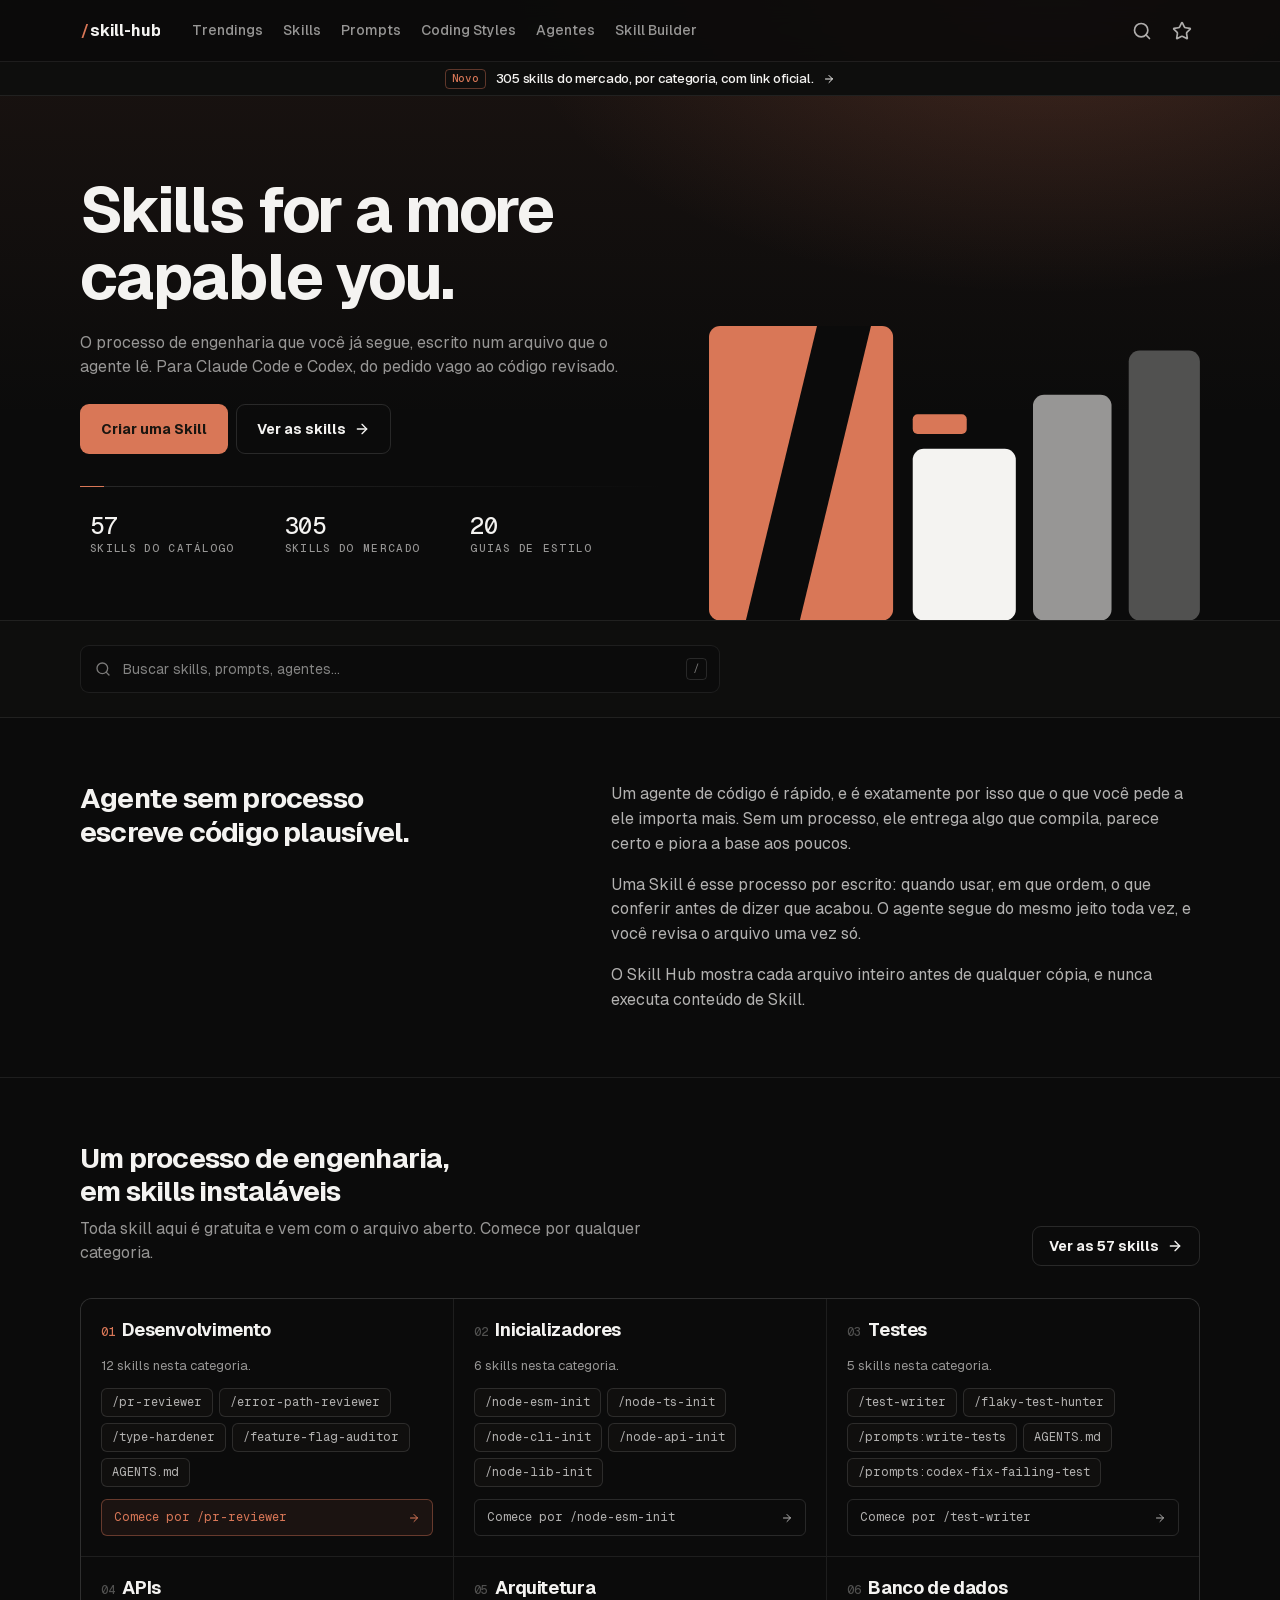
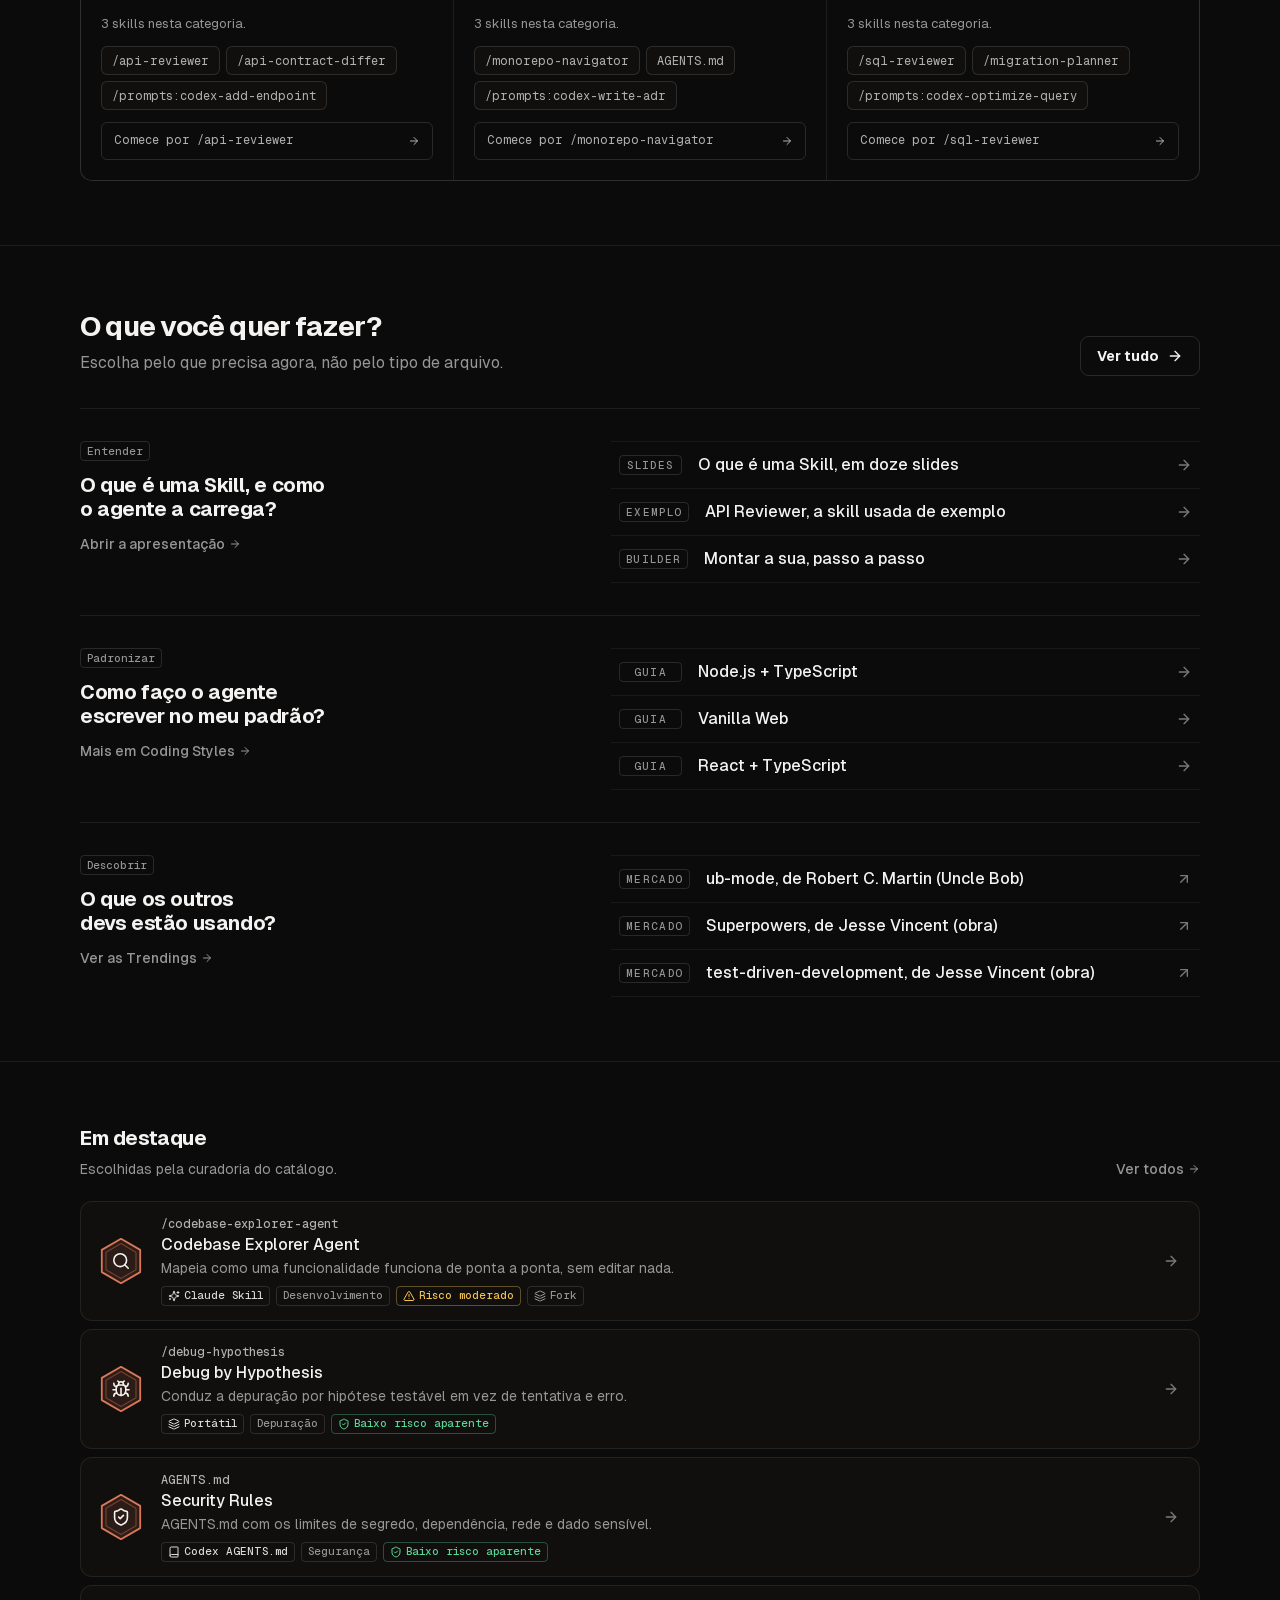
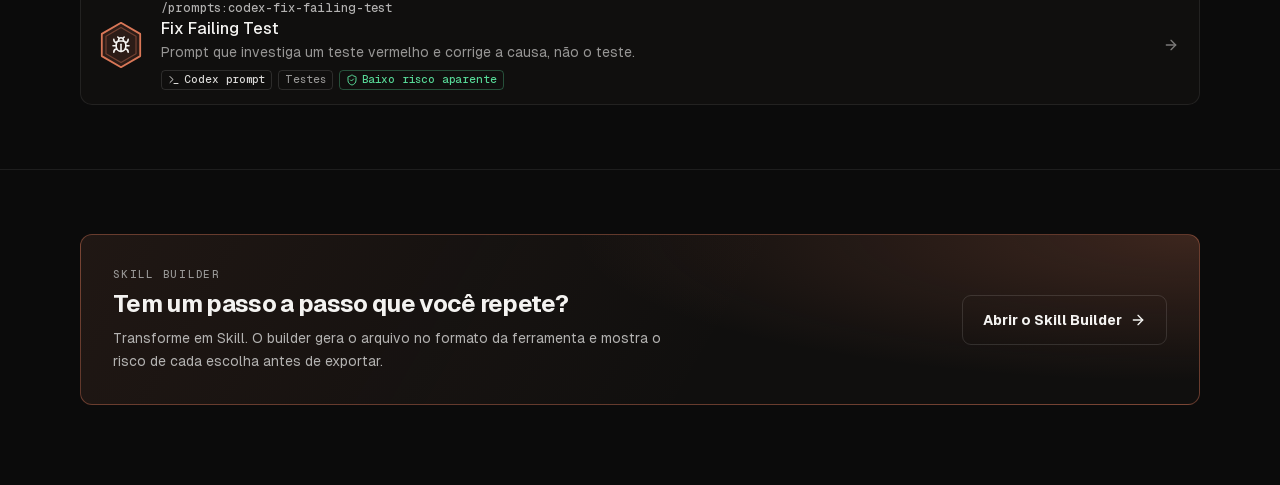
<file: index.html>
<!doctype html>
<html lang="pt-BR">
<head>
  <meta charset="utf-8">
  <meta name="viewport" content="width=device-width,initial-scale=1">
  <title>Skill Hub — Marketplace gratuito de Skills</title>
  <meta name="description" content="Marketplace gratuito e estático de Claude Skills, Codex Skills, prompts e agentes, com um Skill Builder guiado para Claude Code. Sem login, sem backend.">
  <meta name="color-scheme" content="dark">
  <meta name="theme-color" content="#0b0b0b">

  <meta property="og:type" content="website">
  <meta property="og:title" content="Skill Hub — Marketplace gratuito de Skills">
  <meta property="og:description" content="Descubra, inspecione e crie Skills para Claude Code e Codex. Estático, gratuito e sem cadastro.">
  <meta property="og:image" content="assets/og-cover.svg">
  <meta name="twitter:card" content="summary_large_image">

  <link rel="icon" href="data:image/svg+xml,<svg xmlns='http://www.w3.org/2000/svg' viewBox='0 0 32 32'><rect width='32' height='32' rx='7' fill='%23d97757'/><path d='M12 25 20 7' stroke='%23191510' stroke-width='4' stroke-linecap='round'/></svg>">

  <!-- O ?v= de cada folha e script existe para furar o cache do navegador: sem
       ele, quem já abriu uma versão anterior continua vendo o CSS e o JS antigos,
       inclusive em file://. Ao publicar uma mudança visível, troque o valor em
       todas as referências de uma vez. -->
  <link rel="stylesheet" href="assets/css/01-tokens.css?v=2026-11-17-8">
  <link rel="stylesheet" href="assets/css/02-base.css?v=2026-11-17-8">
  <link rel="stylesheet" href="assets/css/03-layout.css?v=2026-11-17-8">
  <link rel="stylesheet" href="assets/css/04-components.css?v=2026-11-17-8">
  <link rel="stylesheet" href="assets/css/05-pages.css?v=2026-11-17-8">
  <link rel="stylesheet" href="assets/css/06-utilities.css?v=2026-11-17-8">
  <link rel="stylesheet" href="assets/css/07-responsive.css?v=2026-11-17-8">
</head>
<body>
  <a class="u-skip-link" href="#app">Ir para o conteúdo</a>

  <div class="app-shell">
    <aside class="sidebar" id="sidebar">
      <a class="brand" href="#/home" aria-label="Skill Hub, página inicial">
        <span class="brand__mark" aria-hidden="true">/</span>
        <span class="brand__word" aria-hidden="true">skill-hub</span>
      </a>

      <nav class="nav" id="main-nav" aria-label="Navegação principal">
        <a class="nav__link" href="#/home" data-route="home" data-icon="home"><span>Home</span></a>
        <a class="nav__link" href="#/trending" data-route="trending" data-icon="rocket"><span>Trendings</span></a>
        <div class="nav__folder">
          <a class="nav__link" href="#/skills" data-route="skills" data-icon="folder"><span>Skills</span></a>
          <button class="nav__chevron" id="nav-skills-toggle" type="button" data-icon="chevron-right"
                  aria-controls="nav-skills" aria-expanded="false" aria-label="Expandir categorias de skills"></button>
        </div>
        <div class="nav__sub" id="nav-skills" data-open="false"><div class="nav__sub-inner" id="nav-skills-list"></div></div>
        <a class="nav__link" href="#/prompt-engineering" data-route="prompt-engineering" data-icon="doc"><span>Prompt Engineering</span></a>
        <a class="nav__link" href="#/coding-styles" data-route="coding-styles" data-icon="book"><span>Coding Styles</span></a>
        <a class="nav__link" href="#/agents" data-route="agents" data-icon="graph"><span>Agentes</span></a>
        <span class="nav__divider" aria-hidden="true"></span>
        <a class="nav__link" href="#/skill-builder" data-route="skill-builder" data-icon="wand"><span>Skill Builder</span></a>
      </nav>

      <a class="sidebar__cta" href="#/what-is-a-skill" data-route="what-is-a-skill" data-icon="info">
        <span>O que é uma Skill?</span>
      </a>

      <div class="sidebar__footer">
        <span>Build</span>
        <span>Share</span>
        <span>Improve</span>
        <span>Together</span>
      </div>
    </aside>

    <main class="main">
      <header class="topbar">
        <button class="btn btn--icon topbar__toggle" id="sidebar-toggle" type="button"
                data-icon="panel" aria-controls="sidebar" aria-expanded="true"
                aria-label="Recolher menu" title="Recolher menu"></button>
        <div class="topbar__lead" id="topbar-lead"></div>
        <div class="topbar__actions" id="topbar-actions"></div>
      </header>
      <div class="page" id="app" tabindex="-1"></div>
    </main>
  </div>

  <div class="toast" id="toast" role="status" aria-live="polite"></div>
  <div id="dialog-root"></div>

  <noscript>
    <p class="noscript">O Skill Hub renderiza o catálogo e o Skill Builder no próprio navegador, sem backend. Ative o JavaScript para usá-lo.</p>
  </noscript>

  <script src="assets/js/data/claude-skills.js?v=2026-11-17-8"></script>
  <script src="assets/js/data/claude-extra.js?v=2026-11-17-8"></script>
  <script src="assets/js/data/node-init.js?v=2026-11-17-8"></script>
  <script src="assets/js/data/codex-skills.js?v=2026-11-17-8"></script>
  <script src="assets/js/data/codex-extra.js?v=2026-11-17-8"></script>
  <script src="assets/js/data/prompts.js?v=2026-11-17-8"></script>
  <script src="assets/js/data/prompts-extra.js?v=2026-11-17-8"></script>
  <script src="assets/js/data/agents.js?v=2026-11-17-8"></script>
  <script src="assets/js/data/agents-extra.js?v=2026-11-17-8"></script>
  <script src="assets/js/data/coding-styles.js?v=2026-11-17-8"></script>
  <script src="assets/js/data/coding-styles-extra.js?v=2026-11-17-8"></script>
  <script src="assets/js/data/trending.js?v=2026-11-17-8"></script>
  <script src="assets/js/data/market-skills.js?v=2026-11-17-8"></script>
  <script src="assets/js/core.js?v=2026-11-17-8"></script>
  <script src="assets/js/icons.js?v=2026-11-17-8"></script>
  <script src="assets/js/formats.js?v=2026-11-17-8"></script>
  <script src="assets/js/zip.js?v=2026-11-17-8"></script>
  <script src="assets/js/markdown.js?v=2026-11-17-8"></script>
  <script src="assets/js/components.js?v=2026-11-17-8"></script>
  <script src="assets/js/catalog.js?v=2026-11-17-8"></script>
  <script src="assets/js/router.js?v=2026-11-17-8"></script>
  <script src="assets/js/pages/home.js?v=2026-11-17-8"></script>
  <script src="assets/js/pages/listing.js?v=2026-11-17-8"></script>
  <script src="assets/js/pages/detail.js?v=2026-11-17-8"></script>
  <script src="assets/js/builder/state.js?v=2026-11-17-8"></script>
  <script src="assets/js/builder/serialize.js?v=2026-11-17-8"></script>
  <script src="assets/js/builder/validate.js?v=2026-11-17-8"></script>
  <script src="assets/js/builder/steps.js?v=2026-11-17-8"></script>
  <script src="assets/js/builder/export.js?v=2026-11-17-8"></script>
  <script src="assets/js/pages/builder.js?v=2026-11-17-8"></script>
  <script src="assets/js/deck/morph.js?v=2026-11-17-8"></script>
  <script src="assets/js/deck/doodles.js?v=2026-11-17-8"></script>
  <script src="assets/js/deck/slides.js?v=2026-11-17-8"></script>
  <script src="assets/js/pages/deck.js?v=2026-11-17-8"></script>
  <script src="assets/js/pages/coding-styles.js?v=2026-11-17-8"></script>
  <script src="assets/js/pages/trending.js?v=2026-11-17-8"></script>
  <script src="assets/js/app.js?v=2026-11-17-8"></script>
</body>
</html>
</file>
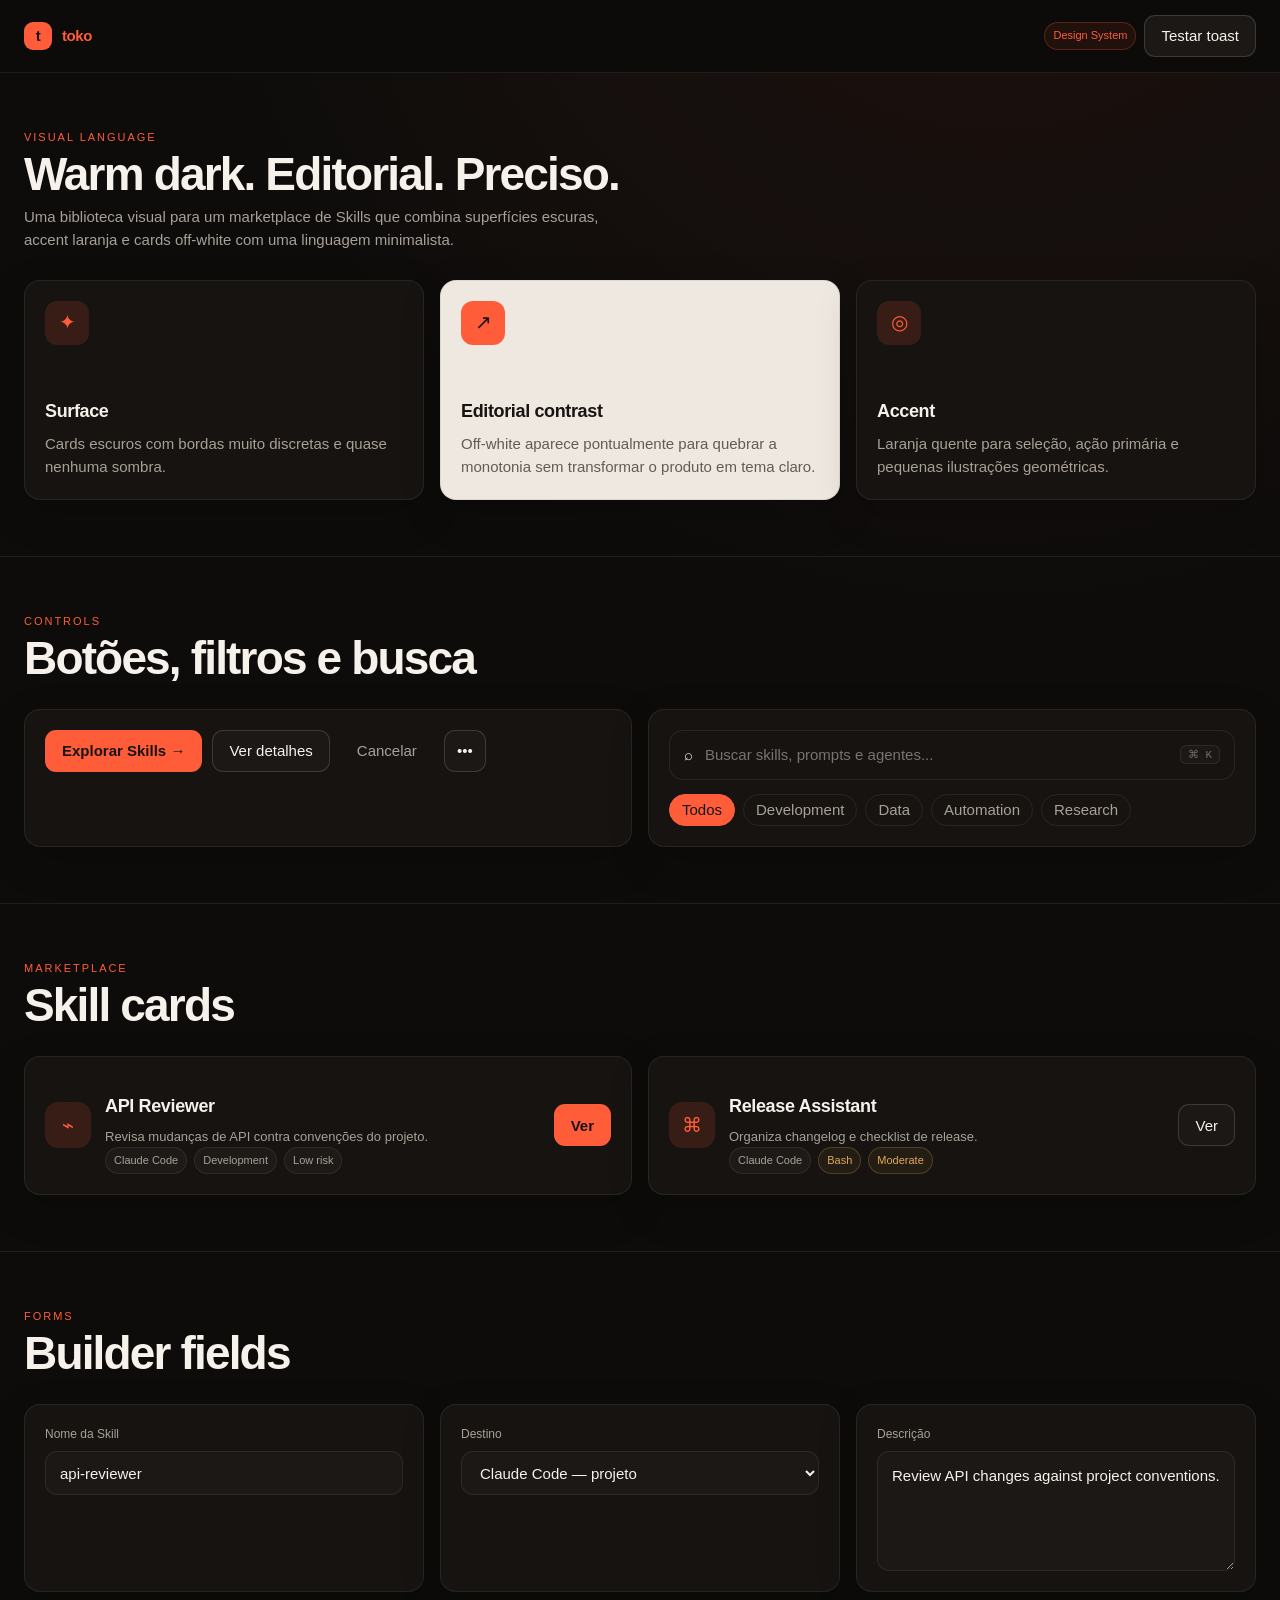
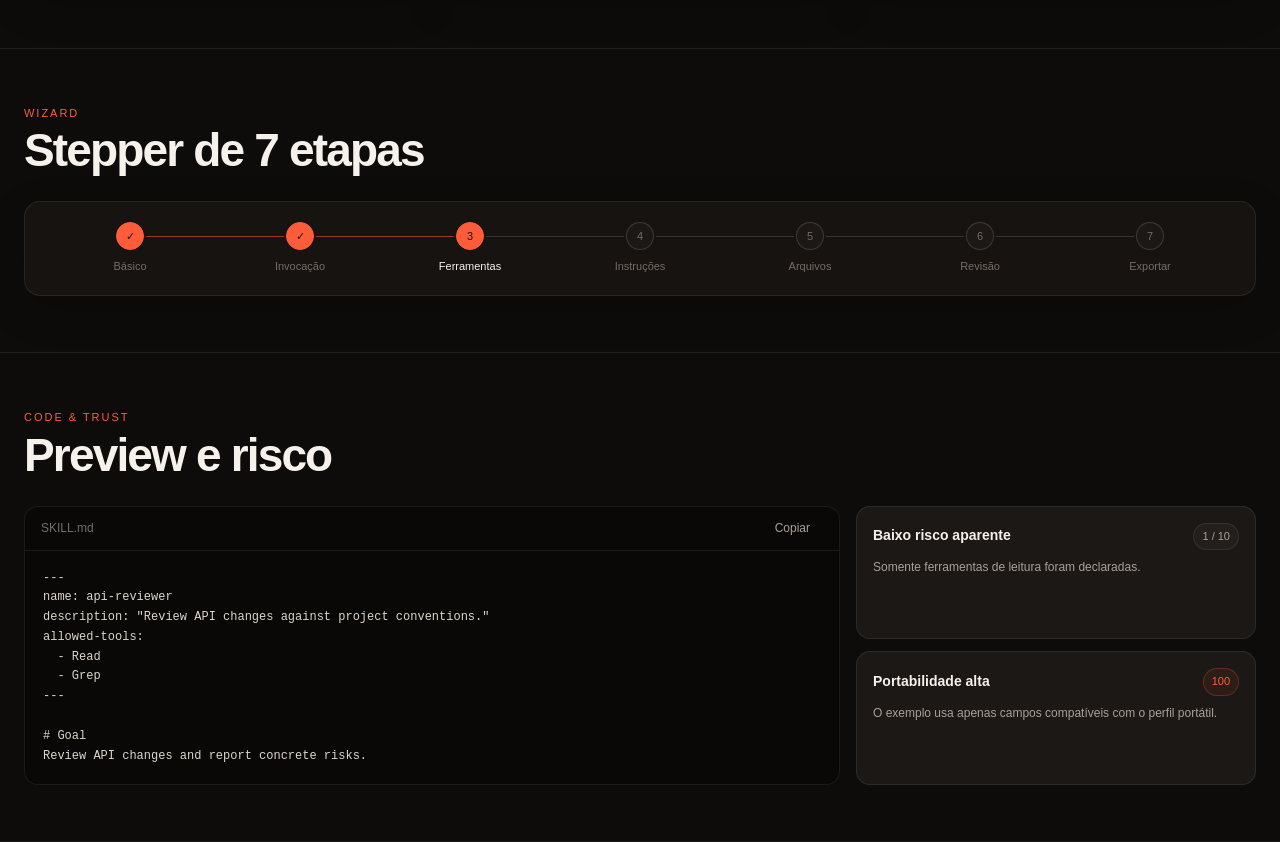
<file: design-system/index.html>
<!doctype html>
<html lang="pt-BR">
<head>
  <meta charset="utf-8">
  <meta name="viewport" content="width=device-width,initial-scale=1">
  <title>Toko Design System</title>
  <link rel="stylesheet" href="assets/css/tokens.css">
  <link rel="stylesheet" href="assets/css/base.css">
  <link rel="stylesheet" href="assets/css/components.css">
</head>
<body>
  <header class="ds-topbar">
    <div class="ds-container ds-topbar__inner">
      <a class="ds-brand" href="#top" aria-label="Toko Design System">
        <span class="ds-brand__mark">t</span>
        <span>toko</span>
      </a>
      <div style="display:flex;gap:8px;align-items:center">
        <span class="badge badge--accent">Design System</span>
        <button class="btn btn--secondary" data-show-toast>Testar toast</button>
      </div>
    </div>
  </header>

  <main id="top">
    <section class="ds-section">
      <div class="ds-container">
        <div class="ds-section__header">
          <div>
            <div class="ds-eyebrow">Visual language</div>
            <h1 class="ds-title">Warm dark. Editorial. Preciso.</h1>
            <p class="ds-copy">Uma biblioteca visual para um marketplace de Skills que combina superfícies escuras, accent laranja e cards off-white com uma linguagem minimalista.</p>
          </div>
        </div>
        <div class="ds-grid">
          <article class="ds-card ds-card--editorial ds-span-4">
            <div class="ds-card__icon">✦</div>
            <div>
              <h3>Surface</h3>
              <p>Cards escuros com bordas muito discretas e quase nenhuma sombra.</p>
            </div>
          </article>
          <article class="ds-card ds-card--paper ds-card--editorial ds-span-4">
            <div class="ds-card__icon">↗</div>
            <div>
              <h3>Editorial contrast</h3>
              <p>Off-white aparece pontualmente para quebrar a monotonia sem transformar o produto em tema claro.</p>
            </div>
          </article>
          <article class="ds-card ds-card--editorial ds-span-4">
            <div class="ds-card__icon">◎</div>
            <div>
              <h3>Accent</h3>
              <p>Laranja quente para seleção, ação primária e pequenas ilustrações geométricas.</p>
            </div>
          </article>
        </div>
      </div>
    </section>

    <section class="ds-section">
      <div class="ds-container">
        <div class="ds-section__header">
          <div>
            <div class="ds-eyebrow">Controls</div>
            <h2 class="ds-title">Botões, filtros e busca</h2>
          </div>
        </div>
        <div class="ds-grid">
          <div class="ds-card ds-span-6">
            <div style="display:flex;gap:10px;flex-wrap:wrap">
              <button class="btn btn--primary">Explorar Skills →</button>
              <button class="btn btn--secondary">Ver detalhes</button>
              <button class="btn btn--ghost">Cancelar</button>
              <button class="btn btn--secondary btn--icon" aria-label="Mais opções">•••</button>
            </div>
          </div>
          <div class="ds-card ds-span-6">
            <div class="search">
              <span aria-hidden="true">⌕</span>
              <input aria-label="Buscar" placeholder="Buscar skills, prompts e agentes...">
              <kbd>⌘ K</kbd>
            </div>
            <div class="chips" style="margin-top:14px">
              <button class="chip is-active" data-chip>Todos</button>
              <button class="chip" data-chip>Development</button>
              <button class="chip" data-chip>Data</button>
              <button class="chip" data-chip>Automation</button>
              <button class="chip" data-chip>Research</button>
            </div>
          </div>
        </div>
      </div>
    </section>

    <section class="ds-section">
      <div class="ds-container">
        <div class="ds-section__header">
          <div>
            <div class="ds-eyebrow">Marketplace</div>
            <h2 class="ds-title">Skill cards</h2>
          </div>
        </div>
        <div class="ds-grid">
          <article class="ds-card skill-card ds-span-6">
            <div class="skill-card__icon">⌁</div>
            <div class="skill-card__body">
              <h3 class="skill-card__title">API Reviewer</h3>
              <p class="skill-card__desc">Revisa mudanças de API contra convenções do projeto.</p>
              <div class="skill-card__meta"><span class="badge">Claude Code</span><span class="badge">Development</span><span class="badge">Low risk</span></div>
            </div>
            <button class="btn btn--primary">Ver</button>
          </article>
          <article class="ds-card skill-card ds-span-6">
            <div class="skill-card__icon">⌘</div>
            <div class="skill-card__body">
              <h3 class="skill-card__title">Release Assistant</h3>
              <p class="skill-card__desc">Organiza changelog e checklist de release.</p>
              <div class="skill-card__meta"><span class="badge">Claude Code</span><span class="badge badge--warning">Bash</span><span class="badge badge--warning">Moderate</span></div>
            </div>
            <button class="btn btn--secondary">Ver</button>
          </article>
        </div>
      </div>
    </section>

    <section class="ds-section">
      <div class="ds-container">
        <div class="ds-section__header">
          <div>
            <div class="ds-eyebrow">Forms</div>
            <h2 class="ds-title">Builder fields</h2>
          </div>
        </div>
        <div class="ds-grid">
          <div class="ds-card ds-span-4">
            <div class="field"><label for="name">Nome da Skill</label><input id="name" class="input" value="api-reviewer"></div>
          </div>
          <div class="ds-card ds-span-4">
            <div class="field"><label for="target">Destino</label><select id="target" class="select"><option>Claude Code — projeto</option><option>Claude Code — pessoal</option><option>Portable Agent Skill</option></select></div>
          </div>
          <div class="ds-card ds-span-4">
            <div class="field"><label for="desc">Descrição</label><textarea id="desc" class="textarea">Review API changes against project conventions.</textarea></div>
          </div>
        </div>
      </div>
    </section>

    <section class="ds-section">
      <div class="ds-container">
        <div class="ds-section__header">
          <div>
            <div class="ds-eyebrow">Wizard</div>
            <h2 class="ds-title">Stepper de 7 etapas</h2>
          </div>
        </div>
        <div class="ds-card ds-span-12">
          <div class="stepper">
            <div class="step is-done"><div class="step__dot">✓</div><span>Básico</span></div>
            <div class="step is-done"><div class="step__dot">✓</div><span>Invocação</span></div>
            <div class="step is-active"><div class="step__dot">3</div><span>Ferramentas</span></div>
            <div class="step"><div class="step__dot">4</div><span>Instruções</span></div>
            <div class="step"><div class="step__dot">5</div><span>Arquivos</span></div>
            <div class="step"><div class="step__dot">6</div><span>Revisão</span></div>
            <div class="step"><div class="step__dot">7</div><span>Exportar</span></div>
          </div>
        </div>
      </div>
    </section>

    <section class="ds-section">
      <div class="ds-container">
        <div class="ds-section__header">
          <div>
            <div class="ds-eyebrow">Code & trust</div>
            <h2 class="ds-title">Preview e risco</h2>
          </div>
        </div>
        <div class="ds-grid">
          <div class="code-box ds-span-8">
            <div class="code-box__top"><span>SKILL.md</span><button class="btn btn--ghost" data-copy-demo>Copiar</button></div>
            <pre id="demo-code">---
name: api-reviewer
description: "Review API changes against project conventions."
allowed-tools:
  - Read
  - Grep
---

# Goal
Review API changes and report concrete risks.</pre>
          </div>
          <div class="ds-span-4" style="display:grid;gap:12px">
            <div class="risk">
              <div class="risk__head"><h3 class="risk__title">Baixo risco aparente</h3><span class="badge">1 / 10</span></div>
              <p class="risk__copy">Somente ferramentas de leitura foram declaradas.</p>
            </div>
            <div class="risk">
              <div class="risk__head"><h3 class="risk__title">Portabilidade alta</h3><span class="badge badge--accent">100</span></div>
              <p class="risk__copy">O exemplo usa apenas campos compatíveis com o perfil portátil.</p>
            </div>
          </div>
        </div>
      </div>
    </section>
  </main>

  <div class="toast" id="demo-toast" role="status" aria-live="polite">Componente de toast funcionando.</div>
  <script src="assets/js/demo.js"></script>
</body>
</html>
</file>
<file: assets/css/01-tokens.css>
/* ==========================================================================
   01 · Tokens — única fonte de verdade visual do Skill Hub.

   Os nomes e os valores vêm do design system Slash
   (design-system/slash-design-system.html), só o tema escuro. Nenhum valor
   visual novo deve ser escrito fora deste arquivo quando existir token
   equivalente (ADR-005). O que é do app e não do Slash — layout da shell,
   apresentação — fica nos blocos do fim, marcado como tal.
   ========================================================================== */

/* Geist e Geist Mono (SIL OFL 1.1, ver assets/fonts/OFL.txt). Arquivos
   variáveis e completos: um arquivo cobre todos os pesos, então título e corpo
   chegam juntos, e o subset "latin" não teria os glifos de caixa da árvore de
   arquivos. Caminho relativo à folha: funciona em file:// e em subpasta. Sem
   <link rel="preload">: em file:// ele gera aviso de console. */
@font-face {
  font-family: "Geist";
  src: url("../fonts/Geist-Variable.woff2") format("woff2");
  font-weight: 100 900;
  font-style: normal;
  font-display: swap;
}
@font-face {
  font-family: "Geist Mono";
  src: url("../fonts/GeistMono-Variable.woff2") format("woff2");
  font-weight: 100 900;
  font-style: normal;
  font-display: swap;
}

:root {
  color-scheme: dark;

  /* --- Superfícies -------------------------------------------------------- */
  /* Quase iguais de propósito: a separação vem das linhas, não do contraste. */
  --page-background: #080808;
  --background: #0b0b0b;
  --band: #0e0e0d;
  --card: #100f0e;
  --popover: #0d0d0c;
  --accent-panel: #1f1511;
  --glass: #0b0b0be6;
  --overlay: #080808c7;

  /* --- Texto -------------------------------------------------------------- */
  /* Um tom só, descendo em degraus. No Slash os degraus são o foreground com
     alfa (90, 72, 60, 52, 48 e 30%); aqui entram como o equivalente OPACO sobre
     --background. Traço translúcido soma brilho onde duas primitivas de um
     ícone ou doodle se sobrepõem, e a junção aparece mais clara que a linha. */
  --foreground: #f4f3f1;
  --fg-strong: #dddcda;
  --fg-body: #b3b2b1;
  --fg-muted: #979695;
  --fg-subtle: #848483;
  --fg-label: #7b7a79;
  /* Decorativo (índices, prompt $): não passa 4.5:1, nunca carrega informação. */
  --fg-faint: #515150;

  /* --- Linhas e estados --------------------------------------------------- */
  --line: #ffffff14;
  --line-strong: #ffffff1f;
  --line-soft: #ffffff0f;
  --hover: #ffffff12;
  --secondary: #ffffff12;

  /* --- Acento ------------------------------------------------------------- */
  /* Um acento só, e um preenchido por tela: --accent-fill é a ação principal. O
     resto do acento aparece só como texto pequeno (--accent-text) ou contorno
     (--accent-line sobre --accent-wash).
     A estrutura é a do Slash; a COR não: o Slash usa dourado (#f5c451), e aqui
     o acento é o laranja do Claude Code, por pedido. Contraste sobre
     --background: 6.6:1; tinta sobre o preenchido: 6.0:1. */
  --accent-fill: #d97757;
  --accent-fill-hover: #e58d70;
  --accent-fill-foreground: #191510;
  --accent-text: #d97757;
  --accent-tint: #d9775729;
  /* Só para os dois banners em degradê. Um pouco acima de tint e wash: a 8% a
     luz sumia em alguns monitores; a 40% (já testado) ficou forte demais. */
  --accent-glow: #d9775738;
  --accent-haze: #d9775714;
  --accent-wash: #d9775714;
  --accent-line: #d9775766;
  --focus-ring: #d97757;

  /* --- Semânticas --------------------------------------------------------- */
  /* Sempre acompanhadas de ícone e texto: risco nunca é só cor. O aviso tem
     âmbar próprio (--mark-gold) e NÃO é o acento: laranja de acento ao lado do
     vermelho de "elevado" seriam quase a mesma cor. Pela mesma razão os badges
     de flag e de ferramenta são neutros, não de acento. */
  --mark-yes: lab(78.7751% -48.9898 21.5753);
  --mark-yes-line: color-mix(in srgb, var(--mark-yes) 32%, transparent);
  --mark-gold: #f5c451;
  --mark-gold-soft: #f5c45112;
  --mark-gold-line: #f5c45159;
  --mark-no: lab(65.8493% 53.3364 30.7453);
  --mark-no-soft: color-mix(in srgb, var(--mark-no) 9%, transparent);
  --mark-no-line: color-mix(in srgb, var(--mark-no) 36%, transparent);

  /* --- Degradês e réguas -------------------------------------------------- */
  /* Os únicos degradês do app, e todos feitos do acento ou da linha. Sempre
     terminam em transparente: nenhum tem borda dura, então podem sangrar sem
     precisar de recorte.
     - banner-top: a luz no topo de toda página, atrás da topbar e do cabeçalho;
     - banner-panel: o fundo dos blocos de chamada (.banner);
     - rule: régua que nasce cheia à esquerda e some à direita;
     - rule-center: régua que some nas duas pontas, para divisor solto. */
  --gradient-banner-top:
    radial-gradient(60% 100% at 82% 0%, var(--accent-glow), transparent 70%),
    linear-gradient(180deg, var(--accent-haze), transparent);
  --gradient-banner-panel:
    radial-gradient(90% 140% at 100% 0%, var(--accent-glow), transparent 62%),
    linear-gradient(120deg, var(--accent-haze), transparent 58%);
  --gradient-rule: linear-gradient(90deg, var(--line-strong), transparent);
  --gradient-rule-center: linear-gradient(90deg, transparent, var(--line-strong), transparent);
  /* Altura da luz do topo e largura do traço de acento que abre uma régua. */
  --banner-top-height: 420px;
  --rule-tick: 24px;

  /* --- Tipografia --------------------------------------------------------- */
  /* Sans para ler, mono para tudo que se digita ou se conta: comandos, slugs,
     caminhos, badges, contagens, sobretítulos. */
  --font-sans: "Geist", ui-sans-serif, system-ui, sans-serif;
  --font-mono: "Geist Mono", ui-monospace, SFMono-Regular, Menlo, Monaco, Consolas, monospace;

  /* O número do nome é o valor em px, como no espaçamento. */
  --text-11: 11px;
  --text-12: 12px;
  --text-13: 13px;
  --text-14: 14px;
  --text-16: 16px;
  --text-18: 18px;
  --text-20: 20px;
  --text-24: 24px;
  --text-28: 28px;
  --text-34: 34px;
  /* Hero: 34px no celular, 52px a partir de ~1040px de largura. */
  --text-display: clamp(34px, 5vw, 52px);
  /* Só o título do hero da home: três linhas cheias em tela larga. */
  --text-hero: clamp(38px, 5.2vw, 64px);

  --leading-tight: 1.05;
  --leading-snug: 1.2;
  --leading-normal: 1.625;

  /* Título grande leva tracking negativo; rótulo mono em caixa alta, positivo.
     Sempre em em: o morph da apresentação interpola font-size, e tracking em
     px ficaria errado no meio do caminho. */
  --tracking-display: -.034em;
  --tracking-heading: -.028em;
  --tracking-title: -.02em;
  --tracking-caps: .12em;

  /* --- Spacing ------------------------------------------------------------ */
  /* Escala do Slash: o número é o valor em px. 32, 64 e 80 são do app. */
  --space-2: 2px;
  --space-4: 4px;
  --space-6: 6px;
  --space-8: 8px;
  --space-10: 10px;
  --space-12: 12px;
  --space-14: 14px;
  --space-16: 16px;
  --space-20: 20px;
  --space-24: 24px;
  --space-32: 32px;
  --space-40: 40px;
  --space-48: 48px;
  --space-64: 64px;
  --space-80: 80px;

  /* --- Radius ------------------------------------------------------------- */
  /* Pequenos e quase quadrados. 9px é a base: inputs, botões, blocos. */
  --radius-xs: 4px;
  --radius-sm: 6px;
  --radius-nav: 7px;
  --radius-icon: 8px;
  --radius: 9px;
  --radius-lg: 12px;
  --radius-2xl: 16px;
  /* Só para trilho e botão de interruptor e barras de progresso. */
  --radius-full: 999px;

  /* --- Medidas de controle ------------------------------------------------ */
  --control-height: 48px;
  --button-height: 50px;
  --button-height-md: 40px;
  --button-height-sm: 29px;
  --icon-button: 36px;
  --copy-button: 30px;
  --icon-tile: 40px;

  /* --- Motion ------------------------------------------------------------- */
  /* Interface: 150ms, e só cor, fundo, borda, opacidade ou 2px de deslocamento.
     --duration-normal fica para o que muda de TAMANHO (largura da sidebar,
     barras de progresso, revelação de build) e --duration-slow para a queda do
     doodle; a 150ms esses saltariam. */
  --duration-fast: 150ms;
  --duration-normal: 220ms;
  --duration-slow: 360ms;
  --ease-standard: cubic-bezier(.4, 0, .2, 1);

  /* Morph da apresentação (#/what-is-a-skill), e só dela. Aqui o movimento é o
     conteúdo — é ele que mostra que a pílula do slide anterior virou a code box
     deste. Mesmo assim a duração é proporcional ao esforço: deslocamento curto
     fica no piso, só a travessia com troca de escala chega ao teto. */
  /* Lidos também pelo JS, via getComputedStyle — uma varredura por `var()` não
     os encontra, mas eles não estão sem uso. */
  --duration-morph: 320ms;
  --duration-morph-max: 720ms;
  /* Ease-out de cauda longa: sai rápido e freia devagar. Uma curva simétrica
     fica arrastada nos percursos mais longos. */
  --ease-morph: cubic-bezier(.32, .72, 0, 1);

  /* Balanço do traço desenhado à mão: a única animação contínua do app, e vale
     só para ilustração decorativa. É LENTA de propósito — a versão rápida, que
     alternava dois desenhos a 8 quadros por segundo, lia como pisca ao lado de
     texto. O bloco global de prefers-reduced-motion (02-base.css) a desliga.
     É por essa regra que o "shine" do botão primário do Slash não entrou. */
  --duration-sway: 5200ms;
  /* Entrada elástica com leve ultrapassagem, para o desenho "cair" no lugar. */
  --ease-spring: cubic-bezier(.34, 1.56, .64, 1);

  /* --- Layout (do app) ---------------------------------------------------- */
  --sidebar-width: 220px;
  --sidebar-rail: 68px;
  --topbar-height: 62px;
  --page-max: 1120px;
  --page-pad: var(--space-32);
  /* Margem lateral da home em tela larga: centra uma coluna de --page-max numa
     seção que vai de borda a borda. O % é resolvido em quem usa o token. */
  --home-gutter: max(var(--space-40), calc((100% - var(--page-max)) / 2));

  /* Apresentação. As duas barras são finas de propósito: cada pixel de cromo
     sai da altura do slide, e slide que não cabe vira rolagem no meio de uma
     apresentação. A altura da barra de baixo é FIXA — se a legenda pudesse
     crescer para duas linhas, o palco encolheria no meio da transição e o
     morph mediria o destino errado, entregando o slide deslocado. */
  --deck-shell-h: 100vh;
  --deck-bar-h: 52px;
  --deck-topbar-h: 48px;
  --deck-inset: var(--space-32);

  /* Breakpoints não viram token: `@media` não resolve custom properties.
     Vivem em 07-responsive.css — mobile 768px, tablet 1180px, wide 1480px. */
}
</file>
<file: assets/css/02-base.css>
/* ==========================================================================
   02 · Base — reset, tipografia, foco e reduced-motion.
   ========================================================================== */

*,
*::before,
*::after { box-sizing: border-box; }

html {
  background: var(--page-background);
  -webkit-text-size-adjust: 100%;
}

/* O tamanho base vai no body, NUNCA no html: a apresentação tem medidas em rem
   e em ch, e mexer no html as redimensionaria todas de uma vez. */
body {
  margin: 0;
  min-height: 100vh;
  background: var(--page-background);
  color: var(--foreground);
  font-family: var(--font-sans);
  font-size: var(--text-14);
  line-height: var(--leading-normal);
  -webkit-font-smoothing: antialiased;
  -moz-osx-font-smoothing: grayscale;
}

h1, h2, h3, h4, p, figure, blockquote, dl, dd { margin: 0; }
ul, ol { margin: 0; padding: 0; list-style: none; }

h1, h2, h3, h4 {
  font-weight: 700;
  letter-spacing: var(--tracking-title);
  line-height: var(--leading-snug);
  text-wrap: balance;
}

a {
  color: inherit;
  text-decoration: none;
}

button, input, select, textarea {
  font: inherit;
  color: inherit;
}

button {
  cursor: pointer;
  background: none;
  border: 0;
}

button, a { -webkit-tap-highlight-color: transparent; }

button[disabled],
.btn[disabled] {
  cursor: not-allowed;
  opacity: .5;
}

img, svg { display: block; max-width: 100%; }

/* Um `display` de autor vence o `display: none` do atributo hidden na folha do
   navegador, então o atributo precisa desta garantia para valer sempre. */
[hidden] { display: none !important; }

code, pre, kbd, samp { font-family: var(--font-mono); }

hr {
  border: 0;
  border-top: 1px solid var(--line);
  margin: var(--space-24) 0;
}

::selection {
  background: var(--accent-line);
  color: var(--foreground);
}

/* Um anel só, sólido, igual em todo controle — campos inclusive. Não há regra
   que tire o outline de input: sem sombra no sistema, o outline É o foco. */
:focus-visible {
  outline: 2px solid var(--focus-ring);
  outline-offset: 2px;
}

@media (prefers-reduced-motion: reduce) {
  *,
  *::before,
  *::after {
    animation-duration: .01ms !important;
    animation-iteration-count: 1 !important;
    transition-duration: .01ms !important;
    scroll-behavior: auto !important;
  }
}
</file>
<file: assets/css/03-layout.css>
/* ==========================================================================
   03 · Layout — shell, sidebar, topbar, área de página e grids.
   ========================================================================== */

.u-skip-link {
  position: fixed;
  top: var(--space-12);
  left: var(--space-12);
  z-index: 80;
  padding: var(--space-12) var(--space-16);
  border-radius: var(--radius);
  background: var(--accent-fill);
  color: var(--accent-fill-foreground);
  font-weight: 700;
  transform: translateY(-160%);
  transition: transform var(--duration-fast) var(--ease-standard);
}
.u-skip-link:focus-visible { transform: translateY(0); }

.app-shell {
  display: grid;
  grid-template-columns: var(--sidebar-width) minmax(0, 1fr);
  min-height: 100vh;
}

/* --- Sidebar colapsável ---------------------------------------------------- */

/* A transição só entra depois do primeiro paint (classe posta pelo JS), senão
   o estado recuperado do localStorage animaria na carga, o que parece bug. */
.app-shell.is-animated {
  transition: grid-template-columns var(--duration-normal) var(--ease-standard);
}
.app-shell.is-animated .sidebar,
.app-shell.is-animated .brand,
.app-shell.is-animated .nav__link,
.app-shell.is-animated .sidebar__cta,
.app-shell.is-animated .sidebar__footer {
  transition: padding var(--duration-normal) var(--ease-standard),
              gap var(--duration-normal) var(--ease-standard),
              max-height var(--duration-normal) var(--ease-standard),
              opacity var(--duration-fast) var(--ease-standard);
}
/* O rótulo encolhe a própria largura junto com a coluna: é isso que dá a
   sensação de deslizar e encaixar, em vez de o texto sumir no lugar. */
.app-shell.is-animated .brand__word,
.app-shell.is-animated .nav__link span,
.app-shell.is-animated .sidebar__cta span {
  transition: max-width var(--duration-normal) var(--ease-standard),
              opacity var(--duration-fast) var(--ease-standard);
}

.brand__word,
.nav__link span,
.sidebar__cta span {
  max-width: 160px;
  overflow: hidden;
  white-space: nowrap;
}

/* Recolhido: a coluna vira bitola de ícones. Os rótulos precisam perder a
   LARGURA, não só a opacidade — com opacity sozinha eles continuam ocupando
   espaço e empurram a marca para fora da bitola. */
.app-shell[data-sidebar="collapsed"] { --sidebar-width: var(--sidebar-rail); }
.app-shell[data-sidebar="collapsed"] .brand__word,
.app-shell[data-sidebar="collapsed"] .nav__link span,
.app-shell[data-sidebar="collapsed"] .sidebar__cta span {
  max-width: 0;
  opacity: 0;
}
.app-shell[data-sidebar="collapsed"] .sidebar__footer {
  max-height: 0;
  opacity: 0;
  overflow: hidden;
  pointer-events: none;
}
.app-shell[data-sidebar="collapsed"] .sidebar { padding-left: var(--space-16); padding-right: var(--space-16); }
.app-shell[data-sidebar="collapsed"] .brand { justify-content: center; gap: 0; padding: 0; }
.app-shell[data-sidebar="collapsed"] .nav__link { justify-content: center; gap: 0; padding: 0; }
.app-shell[data-sidebar="collapsed"] .sidebar__cta { justify-content: center; gap: 0; padding: 0; }
.app-shell[data-sidebar="collapsed"] .nav__divider { margin-left: var(--space-8); margin-right: var(--space-8); }

/* --- Modo apresentação ---------------------------------------------------- */

/* A apresentação (#/what-is-a-skill) precisa da tela inteira, então recolhe a
   sidebar até zero. Não é um estado novo de animação: reusa a MESMA transição de
   grid-template-columns da sidebar colapsável, então abrir a apresentação desliza
   e encaixa com o movimento da casa.

   O atributo é posto por pages/deck.js e removido no teardown. Ele NÃO grava nada
   em skillhub.ui.v1: ao sair, o data-sidebar que já estava lá volta a mandar e a
   preferência real da pessoa continua intacta. É por isso que o botão de recolher
   fica escondido aqui — clicá-lo gravaria a preferência sem efeito visível, já que
   esta regra ganha de qualquer jeito.

   Sobre o seletor: o concorrente NÃO é o `:root` das media queries de
   07-responsive.css. Declaração no próprio elemento sempre ganha de valor
   herdado, então especificidade nem chega a ser comparada ali. Quem disputa é
   `.app-shell[data-sidebar="collapsed"]`, acima neste arquivo: mesmo elemento e
   especificidade idêntica (0,2,0), decidida por ordem de origem. O
   `[data-sidebar]` a mais sobe para (0,3,0) e torna o estado independente da
   ordem — sem ele, mover este bloco para cima daquele deixaria a sidebar travada
   na bitola para quem a tem recolhida. */
.app-shell[data-deck="on"][data-sidebar] { --sidebar-width: 0px; }

/* Uma coluna de largura zero esconde a sidebar mas NÃO a tira da ordem de
   tabulação: a marca e os seis links continuam focáveis, e o foco desaparece num
   ponto invisível na borda esquerda. `visibility: hidden` resolve em todos os
   engines e, diferente de `display: none`, preserva o deslizar dos rótulos. */
.app-shell[data-deck="on"] .sidebar {
  visibility: hidden;
  border-right-width: 0;
}
.app-shell[data-deck="on"] .topbar__toggle { display: none; }

/* Altura definida na shell, e não `calc(100vh - var(--topbar-height))`: aquele
   token é um `min-height` da topbar, então a conta erraria assim que a barra
   crescesse. Com flex, a página fica exatamente com a altura que sobrar. */
/* A topbar encolhe junto: em apresentação ela é só a saída e o mapa, e a altura
   que ela tem no resto do app vira altura de slide. */
.app-shell[data-deck="on"] { height: var(--deck-shell-h); --topbar-height: var(--deck-topbar-h); }
.app-shell[data-deck="on"] .main { min-height: 0; }
/* Sangra até a borda e passa a ser contêiner flex: é o que dá altura definida ao
   palco da apresentação. Sem `overflow: hidden` aqui, um slide que entra
   deslocado durante o morph geraria barra de rolagem no documento. */
.app-shell[data-deck="on"] .page {
  display: flex;
  flex-direction: column;
  min-height: 0;
  max-width: none;
  padding: 0;
  overflow: hidden;
}

/* --- Sidebar -------------------------------------------------------------- */

.sidebar {
  position: sticky;
  top: 0;
  align-self: start;
  display: flex;
  flex-direction: column;
  gap: var(--space-24);
  height: 100vh;
  padding: 0 var(--space-12) var(--space-20);
  border-right: 1px solid var(--line);
  background: var(--background);
  /* Clipar na horizontal é o que faz os rótulos "entrarem" na bitola. */
  overflow-x: hidden;
  overflow-y: auto;
}

/* Wordmark tipográfico: a barra em mono e o nome em sans, sem logotipo. A barra
   (.brand__mark) é o que sobra na bitola recolhida, então ela nunca some. A
   altura é a da topbar, para a linha de baixo das duas se encontrar. */
.brand {
  flex: 0 0 auto;
  display: inline-flex;
  align-items: center;
  min-height: var(--topbar-height);
  padding: 0 var(--space-10);
  border-radius: var(--radius-nav);
  color: var(--foreground);
  font-size: var(--text-16);
  font-weight: 700;
  line-height: 1;
  letter-spacing: -.01em;
}
.brand__mark {
  flex: 0 0 auto;
  color: var(--accent-text);
  font-family: var(--font-mono);
}

.nav {
  display: flex;
  flex-direction: column;
  gap: var(--space-2);
}
.nav__link {
  display: flex;
  align-items: center;
  gap: var(--space-10);
  min-height: var(--icon-button);
  padding: 0 var(--space-10);
  border-radius: var(--radius-sm);
  color: var(--fg-muted);
  font-weight: 500;
  line-height: 1.375;
  transition: background-color var(--duration-fast) var(--ease-standard),
              color var(--duration-fast) var(--ease-standard);
}
.nav__link .icon { flex: 0 0 auto; }
.nav__link:hover,
.nav__link[aria-current="page"] {
  background: var(--hover);
  color: var(--foreground);
}
/* Pasta de skills: o item, um botão de seta que a recolhe, e as categorias
   recuadas embaixo. Some junto com os rótulos — na bitola recolhida e abaixo de
   1180px não há onde mostrá-la. */
.nav__folder { position: relative; }
.nav__folder .nav__link { padding-right: var(--space-32); }
.nav__chevron {
  position: absolute;
  top: 50%;
  right: var(--space-6);
  display: grid;
  place-items: center;
  width: var(--space-24);
  height: var(--space-24);
  margin-top: calc(-1 * var(--space-12));
  border-radius: var(--radius-xs);
  color: var(--fg-label);
  transition: background-color var(--duration-fast) var(--ease-standard),
              color var(--duration-fast) var(--ease-standard);
}
.nav__chevron:hover { background: var(--hover); color: var(--foreground); }
.nav__chevron .icon {
  width: 14px;
  height: 14px;
  transition: transform var(--duration-normal) var(--ease-standard);
}
.nav__chevron[aria-expanded="true"] .icon { transform: rotate(90deg); }

/* Abre e fecha suave: a altura é animada por grid-template-rows (0fr → 1fr),
   que é o jeito de transicionar para "a altura que o conteúdo tiver" — height:
   auto não anima. Fechada, visibility tira os links do teclado e do leitor de
   tela; o atraso na volta deixa o fechamento terminar antes de escondê-los. */
.nav__sub {
  display: grid;
  grid-template-rows: 0fr;
  visibility: hidden;
  transition: grid-template-rows var(--duration-normal) var(--ease-standard),
              visibility 0s linear var(--duration-normal);
}
.nav__sub[data-open="true"] {
  grid-template-rows: 1fr;
  visibility: visible;
  transition-delay: 0s;
}
/* A árvore da pasta, no padrão do angular.dev: títulos de grupo em negrito e
   uma linha guia vertical que desce do ícone da pasta aberta. O item atual
   marca a linha com um trecho no acento.

   A linha é um fundo de 1px, não uma borda: o contêiner tem overflow: hidden
   para a animação de altura, e overflow corta na borda de dentro — uma borda
   ficaria de fora, e o trecho do item atual seria cortado por cima dela. A
   margem põe a linha no eixo do ícone: o recuo do link mais metade do ícone. */
.nav__sub-inner {
  display: flex;
  flex-direction: column;
  gap: var(--space-10);
  min-height: 0;
  overflow: hidden;
  margin-left: calc(var(--space-10) + var(--space-8) - 1px);
  background: linear-gradient(var(--line-strong), var(--line-strong)) left top / 1px 100% no-repeat;
}
.nav__sub[data-open="true"] .nav__sub-inner { padding: var(--space-4) 0 var(--space-8); }
.app-shell[data-sidebar="collapsed"] .nav__sub,
.app-shell[data-sidebar="collapsed"] .nav__chevron { display: none; }

.nav__group,
.nav__tree {
  display: grid;
  gap: var(--space-2);
}
/* Item de grid não encolhe abaixo do conteúdo: sem isto um rótulo comprido
   alarga o item, as reticências nunca entram e o texto é cortado seco. */
.nav__group > *,
.nav__tree > * { min-width: 0; }
.nav__group-title {
  padding: var(--space-6) var(--space-10) var(--space-2) var(--space-14);
  color: var(--foreground);
  font-size: var(--text-13);
  font-weight: 700;
  line-height: 1.375;
}
.nav__sublink {
  position: relative;
  display: block;
  padding: var(--space-6) var(--space-10) var(--space-6) var(--space-14);
  border-radius: 0 var(--radius-sm) var(--radius-sm) 0;
  color: var(--fg-muted);
  font-size: var(--text-13);
  line-height: 1.375;
  transition: background-color var(--duration-fast) var(--ease-standard),
              color var(--duration-fast) var(--ease-standard);
}
.nav__sublink > span {
  display: block;
  overflow: hidden;
  text-overflow: ellipsis;
  white-space: nowrap;
}
/* O trecho da linha guia: 2px sobre a linha de 1px, só no item atual. */
.nav__sublink::before {
  content: "";
  position: absolute;
  top: var(--space-4);
  bottom: var(--space-4);
  left: 0;
  width: 2px;
  border-radius: var(--radius-full);
  background: transparent;
  transition: background-color var(--duration-fast) var(--ease-standard);
}
.nav__sublink:hover {
  background: var(--hover);
  color: var(--foreground);
}
.nav__sublink[aria-current] { color: var(--foreground); }
.nav__sublink[aria-current]::before { background: var(--accent-fill); }

/* Item com subseções: o link e, à direita, a seta que abre a subárvore. */
.nav__branch-head {
  display: flex;
  align-items: center;
}
.nav__branch-head .nav__sublink {
  flex: 1;
  min-width: 0;
}
.nav__twisty {
  flex: 0 0 auto;
  display: grid;
  place-items: center;
  width: var(--space-24);
  height: var(--space-24);
  margin-right: var(--space-6);
  border-radius: var(--radius-xs);
  color: var(--fg-label);
  transition: background-color var(--duration-fast) var(--ease-standard),
              color var(--duration-fast) var(--ease-standard);
}
.nav__twisty:hover { background: var(--hover); color: var(--foreground); }
.nav__twisty .icon {
  width: 14px;
  height: 14px;
  transition: transform var(--duration-normal) var(--ease-standard);
}
.nav__twisty[aria-expanded="true"] .icon { transform: rotate(90deg); }
/* A subárvore abre como a pasta: altura por grid-template-rows, e tem a sua
   própria linha guia, recuada até o começo do texto do item de cima. */
.nav__collapse {
  display: grid;
  grid-template-rows: 0fr;
  visibility: hidden;
  transition: grid-template-rows var(--duration-normal) var(--ease-standard),
              visibility 0s linear var(--duration-normal);
}
.nav__collapse[data-open="true"] {
  grid-template-rows: 1fr;
  visibility: visible;
  transition-delay: 0s;
}
.nav__tree--nested {
  min-height: 0;
  overflow: hidden;
  margin-left: var(--space-14);
  background: linear-gradient(var(--line), var(--line)) left top / 1px 100% no-repeat;
}
.nav__collapse[data-open="true"] .nav__tree--nested { padding: var(--space-2) 0 var(--space-4); }

.nav__divider {
  height: 1px;
  margin: var(--space-10) 0;
  background: var(--gradient-rule-center);
}

/* Botão no fim do menu, para a apresentação. Fica FORA de #main-nav de
   propósito: a navegação continua com exatamente os itens fixados, e este tem
   aparência de botão, não de item de lista. Mesmo assim carrega data-route,
   então o router marca aria-current nele como em qualquer alvo de rota. É o
   botão "accent" do Slash: contorno no acento, nunca preenchido — o preenchido
   pertence ao conteúdo da página. */
.sidebar__cta {
  display: flex;
  align-items: center;
  gap: var(--space-10);
  min-height: var(--icon-button);
  padding: 0 var(--space-10);
  border: 1px solid var(--accent-line);
  border-radius: var(--radius-sm);
  background: var(--accent-wash);
  color: var(--accent-text);
  font-family: var(--font-mono);
  font-size: var(--text-12);
  font-weight: 500;
  transition: background-color var(--duration-fast) var(--ease-standard);
}
.sidebar__cta .icon { flex: 0 0 auto; }
.sidebar__cta:hover,
.sidebar__cta[aria-current="page"] { background: var(--accent-tint); }

.sidebar__footer {
  margin-top: auto;
  display: flex;
  flex-direction: column;
  gap: var(--space-4);
  padding: 0 var(--space-10);
  color: var(--fg-label);
  font-family: var(--font-mono);
  font-size: var(--text-11);
  font-weight: 500;
  line-height: 1.4;
  letter-spacing: var(--tracking-caps);
  text-transform: uppercase;
}
.sidebar__footer span:first-child { color: var(--fg-muted); }

/* --- Main ---------------------------------------------------------------- */

.main {
  position: relative;
  display: flex;
  flex-direction: column;
  min-width: 0;
  background: var(--background);
}
/* Banner de topo: uma luz de acento que desce do alto de toda página e some
   antes do conteúdo denso. É um pseudo-elemento só com background — sem
   transform nem filter, para não virar referencial do .deck__ghosts — e não
   recebe clique. Na apresentação ele sai: o palco é chapado. */
.main::before {
  content: "";
  position: absolute;
  top: 0;
  right: 0;
  left: 0;
  height: var(--banner-top-height);
  background: var(--gradient-banner-top);
  pointer-events: none;
}
.app-shell[data-deck="on"] .main::before { display: none; }

/* O vidro fica na topbar e só nela. .app-shell, .main, .page e .deck não podem
   ganhar transform, filter nem backdrop-filter: viram referencial do
   .deck__ghosts (position: fixed) e os fantasmas do morph sairiam do lugar. */
.topbar {
  position: sticky;
  top: 0;
  z-index: 20;
  display: flex;
  align-items: center;
  justify-content: space-between;
  gap: var(--space-16);
  min-height: var(--topbar-height);
  padding: 0 var(--page-pad);
  border-bottom: 1px solid var(--line);
  background: var(--glass);
  -webkit-backdrop-filter: blur(12px);
  backdrop-filter: blur(12px);
}
/* O botão de recolher só faz sentido onde a sidebar tem duas larguras: abaixo
   de 1180px ela já é bitola de ícones por media query. */
.topbar__toggle { flex: 0 0 auto; margin-left: calc(-1 * var(--space-8)); }

.topbar__lead {
  display: flex;
  align-items: center;
  gap: var(--space-10);
  min-width: 0;
  flex: 1;
  overflow: hidden;
  color: var(--fg-muted);
  font-size: var(--text-13);
}
/* A topbar é uma linha só: um nome comprido trunca aqui. Quebrar linha
   aumentaria a altura da barra e empurrar as ações as tiraria da tela. */
.topbar__lead span {
  min-width: 0;
  overflow: hidden;
  white-space: nowrap;
  text-overflow: ellipsis;
}
.topbar__lead svg,
.topbar__lead .badge { flex: 0 0 auto; }
.topbar__actions {
  display: flex;
  align-items: center;
  gap: var(--space-4);
}

.page {
  /* Acima da luz do topo. */
  position: relative;
  flex: 1;
  width: 100%;
  max-width: var(--page-max);
  padding: var(--space-48) var(--page-pad) var(--space-80);
}
.page:focus { outline: none; }

.page-header {
  margin-bottom: var(--space-32);
  max-width: 64ch;
}
.page-title {
  margin: var(--space-10) 0 var(--space-12);
  font-size: var(--text-34);
  line-height: var(--leading-tight);
  letter-spacing: var(--tracking-heading);
}
.page-copy {
  max-width: 52ch;
  color: var(--fg-muted);
  font-size: var(--text-16);
  line-height: 1.55;
}

/* Régua minimalista: um traço curto de acento abre a linha, que segue em tinta
   e some à direita. Dois backgrounds de 1px no topo do bloco, não borda —
   borda não aceita degradê sem border-image, que ignora border-radius. */
.rule,
.section,
.detail__block,
.hero__stats {
  background-image: linear-gradient(var(--accent-fill), var(--accent-fill)), var(--gradient-rule);
  background-repeat: no-repeat;
  background-position: left top;
  background-size: var(--rule-tick) 1px, 100% 1px;
}

/* Seções empilhadas e separadas pela régua: é a linha, não o espaço nem a
   sombra, que diz onde uma acaba. */
.section {
  margin-top: var(--space-48);
  padding-top: var(--space-48);
}
.section__head {
  display: flex;
  align-items: flex-end;
  justify-content: space-between;
  gap: var(--space-16);
  margin-bottom: var(--space-20);
}
.section__heading {
  display: grid;
  gap: var(--space-8);
  min-width: 0;
}
.section__top {
  display: flex;
  align-items: baseline;
  gap: var(--space-8);
}
/* Índice decorativo: só existe quando os grupos formam sequência de verdade. */
.section__index {
  color: var(--fg-faint);
  font-family: var(--font-mono);
  font-size: var(--text-12);
  font-weight: 500;
  letter-spacing: -.03em;
}
.section__title { font-size: var(--text-20); }
.section__desc { color: var(--fg-muted); }
/* Título de bloco de página: maior, em até duas linhas, com a descrição em
   corpo de leitura. */
.section--large .section__title {
  max-width: 22ch;
  font-size: var(--text-28);
  line-height: var(--leading-snug);
  letter-spacing: var(--tracking-heading);
}
.section--large .section__desc {
  max-width: 52ch;
  font-size: var(--text-16);
  line-height: 1.55;
}
.section--large .section__head { margin-bottom: var(--space-32); }
.section__link {
  flex: 0 0 auto;
  display: inline-flex;
  align-items: center;
  gap: var(--space-4);
  color: var(--fg-muted);
  font-weight: 500;
  transition: color var(--duration-fast) var(--ease-standard);
}
.section__link .icon { transition: transform var(--duration-fast) var(--ease-standard); }
.section__link:hover { color: var(--foreground); }
.section__link:hover .icon { transform: translateX(2px); }

/* --- Grids --------------------------------------------------------------- */

.grid { display: grid; gap: var(--space-16); }
.grid--4 { grid-template-columns: repeat(4, minmax(0, 1fr)); }
.grid--3 { grid-template-columns: repeat(3, minmax(0, 1fr)); }
.grid--2 { grid-template-columns: repeat(2, minmax(0, 1fr)); }

.split {
  display: grid;
  grid-template-columns: minmax(0, 1fr) 340px;
  gap: var(--space-24);
  align-items: start;
}

/* Sem isto, um item de grid não encolhe abaixo do min-content dos filhos — e um
   <pre white-space: pre> com linha longa estoura a coluna em vez de rolar. */
.split > *,
.grid > * { min-width: 0; }
</file>
<file: assets/css/04-components.css>
/* ==========================================================================
   04 · Components — nomes canônicos do app, desenho do Slash.
   Antes de criar uma classe nova, reutilizar as daqui (CLAUDE.md §Componentes).

   Três regras atravessam o arquivo:
   - linhas, não sombras: nada aqui tem box-shadow;
   - um acento preenchido por tela (.btn--primary); o resto do acento é texto
     pequeno ou contorno;
   - mono significa "isto é técnico": slug, badge, contagem, rótulo, código.
   ========================================================================== */

/* --- Ícones --------------------------------------------------------------- */

/* Lucide: traço 2 em grade de 24, sempre currentColor. */
.icon {
  flex: 0 0 auto;
  width: 16px;
  height: 16px;
  stroke: currentColor;
  fill: none;
  stroke-width: 2;
  stroke-linecap: round;
  stroke-linejoin: round;
}
.icon--sm { width: 12px; height: 12px; }
.icon--lg { width: 20px; height: 20px; }
.icon--xl { width: 22px; height: 22px; }

/* --- Medalha -------------------------------------------------------------- */

/* A medalha de uma skill: hexágono no acento, miniatura do ícone dentro. Ocupa
   o lugar do tile de 40px e é igual para todas — não há nível. O glifo fica em
   tinta para continuar legível sobre o preenchimento. */
.trophy {
  flex: 0 0 auto;
  width: var(--icon-tile);
  height: var(--icon-tile);
  color: var(--accent-text);
}
.trophy__frame {
  fill: color-mix(in srgb, currentColor 16%, var(--background));
  stroke: currentColor;
  stroke-width: 1.5;
  stroke-linejoin: round;
}
.trophy__inner {
  fill: none;
  stroke: currentColor;
  stroke-width: 1;
  stroke-linejoin: round;
  opacity: .4;
}
.trophy__glyph {
  fill: none;
  stroke: var(--foreground);
  stroke-width: 2;
  stroke-linecap: round;
  stroke-linejoin: round;
}

/* --- Eyebrow -------------------------------------------------------------- */

.eyebrow {
  display: inline-block;
  color: var(--fg-muted);
  font-family: var(--font-mono);
  font-size: var(--text-11);
  font-weight: 500;
  line-height: 1.4;
  letter-spacing: .16em;
  text-transform: uppercase;
}

/* --- Buttons -------------------------------------------------------------- */

/* A base é autossuficiente: há uso sem modificador de tamanho (o botão de
   filtros, o botão cru da apresentação), então 40px é o padrão e não uma
   variante. */
.btn {
  display: inline-flex;
  align-items: center;
  justify-content: center;
  gap: var(--space-8);
  min-height: var(--button-height-md);
  padding: 0 var(--space-16);
  border: 1px solid transparent;
  border-radius: var(--radius);
  font-size: var(--text-14);
  font-weight: 700;
  line-height: 20px;
  white-space: nowrap;
  transition: background-color var(--duration-fast) var(--ease-standard),
              border-color var(--duration-fast) var(--ease-standard),
              color var(--duration-fast) var(--ease-standard),
              opacity var(--duration-fast) var(--ease-standard);
}

/* Um por tela: é a ação que importa. */
.btn--primary {
  background: var(--accent-fill);
  color: var(--accent-fill-foreground);
}
.btn--primary:hover:not([disabled]) { background: var(--accent-fill-hover); }

/* Ação secundária que ainda pertence ao acento: contorno laranja, mono. */
.btn--accent {
  min-height: var(--button-height-sm);
  padding: 0 var(--space-10);
  gap: var(--space-4);
  border-color: var(--accent-line);
  border-radius: var(--radius-sm);
  background: var(--accent-wash);
  color: var(--accent-text);
  font-family: var(--font-mono);
  font-size: var(--text-12);
  font-weight: 500;
  line-height: 16px;
}
.btn--accent:hover:not([disabled]) { background: var(--accent-tint); }

.btn--secondary {
  background: var(--secondary);
  color: var(--foreground);
}
.btn--secondary:hover:not([disabled]) { background: var(--line-strong); }

/* Só contorno: a segunda ação ao lado de um primário, sem peso de preenchido. */
.btn--outline {
  border-color: var(--line-strong);
  background: transparent;
  color: var(--foreground);
}
.btn--outline:hover:not([disabled]) { background: var(--hover); }

.btn--ghost {
  background: transparent;
  color: var(--fg-muted);
}
.btn--ghost:hover:not([disabled]) {
  background: var(--hover);
  color: var(--foreground);
}

/* Destrutivo nunca usa o acento. */
.btn--danger {
  border-color: var(--mark-no-line);
  background: var(--mark-no-soft);
  color: var(--mark-no);
}
.btn--danger:hover:not([disabled]) { border-color: var(--mark-no); }

.btn--lg {
  min-height: var(--button-height);
  padding: 0 var(--space-20);
}

/* Só ícone, para barras: 36px, sem borda, apagado até o hover. */
.btn--icon {
  width: var(--icon-button);
  min-height: var(--icon-button);
  padding: 0;
  border-radius: var(--radius-nav);
  background: transparent;
  color: var(--foreground);
  opacity: .7;
}
.btn--icon .icon { width: 20px; height: 20px; }
.btn--icon:hover:not([disabled]) {
  background: var(--hover);
  opacity: 1;
}
/* Estado ligado (mapa da apresentação aberto, favorito marcado). */
.btn--icon.is-active,
.btn--icon[aria-pressed="true"] {
  background: var(--hover);
  opacity: 1;
}

/* Favoritar. A estrela é o único ícone preenchido do sistema, sempre no acento,
   e só quando ligada. Quem preenche é este CSS, pelo aria-pressed — o ícone em
   si é de contorno como os outros. */
.btn--favorite[aria-pressed="true"] .icon { color: var(--accent-fill); }
.btn--favorite[aria-pressed="true"] .icon > * { fill: currentColor; }

.btn--block { width: 100%; }

.btn-row {
  display: flex;
  flex-wrap: wrap;
  gap: var(--space-8);
}

/* --- Cards ---------------------------------------------------------------- */

.card {
  padding: var(--space-20);
  border: 1px solid var(--line);
  border-radius: var(--radius-lg);
  background: var(--card);
}
.card--link { transition: border-color var(--duration-fast) var(--ease-standard); }
.card--link:hover { border-color: var(--line-strong); }

/* Tile de ícone: o mesmo das linhas de catálogo. */
.card__icon {
  flex: 0 0 auto;
  display: grid;
  place-items: center;
  width: var(--icon-tile);
  height: var(--icon-tile);
  border: 1px solid var(--accent-line);
  border-radius: var(--radius-icon);
  background: var(--accent-panel);
  color: var(--accent-text);
}
.card__title {
  margin-bottom: var(--space-4);
  font-size: var(--text-18);
}

/* Texto vindo do catálogo pode ser um token longo sem espaço. Sem isto, um
   nome de 120 caracteres estoura a página em vez de quebrar. */
.card__title,
.skill-card__title,
.empty__title,
.page-title { overflow-wrap: anywhere; }
.card__copy { color: var(--fg-muted); }

.card__head {
  display: flex;
  align-items: center;
  justify-content: space-between;
  gap: var(--space-16);
  margin-bottom: var(--space-16);
}
.card__label {
  color: var(--fg-label);
  font-family: var(--font-mono);
  font-size: var(--text-11);
  font-weight: 500;
  letter-spacing: var(--tracking-caps);
  text-transform: uppercase;
}

/* --- Panels --------------------------------------------------------------- */

/* Painéis empilhados dentro de UMA borda, cada um com um kicker mono no acento.
   Para explicar um conceito em duas a quatro partes. Sem botão dentro. */
.panels {
  overflow: hidden;
  border: 1px solid var(--line);
  border-radius: var(--radius-lg);
  background: var(--background);
}
.panel {
  display: grid;
  gap: var(--space-12);
  padding: var(--space-20);
}
.panel + .panel { border-top: 1px solid var(--line); }
.panel__kicker {
  color: var(--accent-text);
  font-family: var(--font-mono);
  font-size: var(--text-11);
  font-weight: 500;
  line-height: 1.4;
  letter-spacing: 0;
}
.panel__body { color: var(--fg-muted); }

/* --- Banner --------------------------------------------------------------- */

/* Bloco de chamada com fundo em degradê de acento: para o ponto da página em
   que se propõe o próximo passo. Um por página, e o botão dentro dele nunca é
   o primário se a página já tem um. */
.banner {
  display: flex;
  align-items: center;
  justify-content: space-between;
  gap: var(--space-24);
  padding: var(--space-32);
  border: 1px solid var(--accent-line);
  border-radius: var(--radius-lg);
  background: var(--gradient-banner-panel), var(--card);
}
.banner__text {
  display: grid;
  gap: var(--space-8);
  min-width: 0;
}
.banner__title {
  font-size: var(--text-24);
  line-height: var(--leading-snug);
  letter-spacing: var(--tracking-heading);
}
.banner__copy {
  max-width: 56ch;
  color: var(--fg-body);
}
.banner__action { flex: 0 0 auto; }

/* --- Stat ----------------------------------------------------------------- */

/* Só contagem real, tirada do catálogo. O app não mede uso: número de download
   ou de estrela seria invenção. */
.stats {
  display: flex;
  flex-wrap: wrap;
  gap: var(--space-24) var(--space-40);
}
.stat {
  display: grid;
  grid-template-columns: auto auto;
  column-gap: var(--space-10);
  align-items: center;
  justify-content: start;
  margin: 0;
}
.stat__icon {
  grid-row: span 2;
  color: var(--fg-label);
}
/* Valor e rótulo sempre na segunda coluna, com ou sem ícone: sem isto, uma
   stat sem ícone poria o rótulo AO LADO do valor em vez de embaixo. */
.stat__value,
.stat__label { grid-column: 2; }
.stat__value {
  color: var(--foreground);
  font-family: var(--font-mono);
  font-size: var(--text-24);
  font-weight: 500;
  line-height: 1.3;
  letter-spacing: -.02em;
  font-variant-numeric: tabular-nums;
}
.stat__label {
  color: var(--fg-muted);
  font-family: var(--font-mono);
  font-size: var(--text-11);
  font-weight: 500;
  line-height: 1.35;
  letter-spacing: var(--tracking-caps);
  text-transform: uppercase;
}

/* --- Badges e chips ------------------------------------------------------- */

/* Mono com contorno. Sem caixa alta, de propósito: o badge carrega
   identificadores literais (`context: fork`, `Bash(git *)`, tags), e
   maiúsculas os deturpariam. O neutro é o padrão; cor só onde é semântica. */
.badge {
  display: inline-flex;
  align-items: center;
  gap: var(--space-4);
  min-width: 0;
  max-width: 100%;
  min-height: 20px;
  padding: 0 var(--space-6);
  border: 1px solid var(--line-strong);
  border-radius: var(--radius-xs);
  color: var(--fg-muted);
  font-family: var(--font-mono);
  font-size: var(--text-11);
  font-weight: 500;
  line-height: 1;
  white-space: nowrap;
}
/* Uma tag absurdamente longa é truncada em vez de esticar a linha. */
.badge > span {
  overflow: hidden;
  text-overflow: ellipsis;
  line-height: 1.5;
}
.badge--accent {
  border-color: var(--accent-line);
  color: var(--accent-text);
}
.badge--low {
  border-color: var(--mark-yes-line);
  color: var(--mark-yes);
}
/* "Moderado" tem âmbar próprio (--mark-gold), que não é o acento. */
.badge--moderate {
  border-color: var(--mark-gold-line);
  color: var(--mark-gold);
}
.badge--elevated {
  border-color: var(--mark-no-line);
  color: var(--mark-no);
}
/* O que identifica o item (formato, área): mesma borda, texto mais forte. */
.badge--info { color: var(--fg-strong); }

.badge-row {
  display: flex;
  flex-wrap: wrap;
  gap: var(--space-6);
}

.chips {
  display: flex;
  flex-wrap: wrap;
  gap: var(--space-6);
}
/* Chip de filtro e de sugestão. O estado não pressionado vale sozinho: há chip
   que é só botão de ação e nunca recebe aria-pressed. */
.chip {
  display: inline-flex;
  align-items: center;
  gap: var(--space-6);
  min-height: var(--button-height-sm);
  padding: 0 var(--space-10);
  border: 1px solid var(--line-strong);
  border-radius: var(--radius-sm);
  background: var(--card);
  color: var(--fg-body);
  font-family: var(--font-mono);
  font-size: var(--text-12);
  line-height: 16px;
  white-space: nowrap;
  transition: background-color var(--duration-fast) var(--ease-standard),
              color var(--duration-fast) var(--ease-standard),
              border-color var(--duration-fast) var(--ease-standard);
}
.chip:hover { color: var(--foreground); background: var(--hover); }
/* Etiqueta, não controle: mesmo desenho, sem reagir ao mouse. */
.chip--static:hover { color: var(--fg-body); background: var(--card); }
.chip[aria-pressed="true"] {
  border-color: var(--accent-line);
  background: var(--accent-wash);
  color: var(--accent-text);
}

/* --- Barra de filtros ------------------------------------------------------ */

/* Busca, linhas de chips e, embaixo, os filtros ligados como pílulas. */
.filterbar {
  display: grid;
  gap: var(--space-16);
  margin-top: var(--space-24);
}
.filterbar__active {
  display: flex;
  flex-wrap: wrap;
  align-items: center;
  gap: var(--space-8);
  min-height: var(--button-height-sm);
}
.filterbar__active .listing__count { margin: 0 var(--space-4) 0 0; }
.filterbar__clear {
  min-height: var(--button-height-sm);
  padding: 0 var(--space-10);
  font-size: var(--text-13);
  font-weight: 500;
}
/* Um filtro ligado: a chave apagada, o valor em tinta, e um x que o desliga. */
.filter-pill {
  display: inline-flex;
  align-items: center;
  gap: var(--space-6);
  min-height: var(--button-height-sm);
  padding: 0 var(--space-4) 0 var(--space-10);
  border: 1px solid var(--accent-line);
  border-radius: var(--radius-sm);
  background: var(--accent-wash);
  color: var(--foreground);
  font-family: var(--font-mono);
  font-size: var(--text-12);
  white-space: nowrap;
}
.filter-pill__key { color: var(--accent-text); }
.filter-pill__remove {
  display: grid;
  place-items: center;
  width: 20px;
  height: 20px;
  border-radius: var(--radius-xs);
  color: var(--fg-muted);
  transition: background-color var(--duration-fast) var(--ease-standard),
              color var(--duration-fast) var(--ease-standard);
}
.filter-pill__remove:hover { background: var(--hover); color: var(--foreground); }

/* --- Segmented control --------------------------------------------------- */

.segmented {
  display: inline-flex;
  gap: var(--space-2);
  padding: 3px;
  border: 1px solid var(--line);
  border-radius: var(--radius);
  background: var(--background);
}
.segmented__option {
  padding: var(--space-6) var(--space-10);
  border-radius: var(--radius-sm);
  color: var(--fg-muted);
  font-family: var(--font-mono);
  font-size: var(--text-12);
  font-weight: 500;
  line-height: 16px;
  transition: background-color var(--duration-fast) var(--ease-standard),
              color var(--duration-fast) var(--ease-standard);
}
.segmented__option:hover { color: var(--foreground); }
.segmented__option[aria-pressed="true"] {
  background: var(--secondary);
  color: var(--foreground);
}

/* --- Form fields --------------------------------------------------------- */

.field { display: grid; gap: var(--space-8); }
.field--full { grid-column: 1 / -1; }
.field__label {
  color: var(--foreground);
  font-weight: 500;
  line-height: 1.2;
}
.field__req { color: var(--fg-label); }
.field__hint {
  color: var(--fg-subtle);
  font-size: var(--text-13);
  line-height: 1.35;
}

.input,
.select,
.textarea {
  width: 100%;
  border: 1px solid var(--line);
  border-radius: var(--radius);
  background: var(--background);
  color: var(--foreground);
  padding: var(--space-8) var(--space-14);
  transition: border-color var(--duration-fast) var(--ease-standard);
}
.input, .select { height: var(--control-height); }
.textarea {
  min-height: 120px;
  padding: var(--space-12) var(--space-14);
  resize: vertical;
  line-height: var(--leading-normal);
}
.textarea--code {
  min-height: 260px;
  font-family: var(--font-mono);
  font-size: var(--text-12);
  line-height: 1.6;
}
.input::placeholder,
.textarea::placeholder { color: var(--fg-subtle); }
.input:hover,
.select:hover,
.textarea:hover { border-color: var(--line-strong); }
/* O anel de foco é o outline global; a borda só acompanha. */
.input:focus,
.select:focus,
.textarea:focus { border-color: var(--accent-line); }
.input.is-invalid,
.textarea.is-invalid { border-color: var(--mark-no); }

.select {
  appearance: none;
  padding-right: var(--space-40);
  background-image: linear-gradient(45deg, transparent 50%, var(--fg-muted) 50%),
                    linear-gradient(135deg, var(--fg-muted) 50%, transparent 50%);
  background-position: calc(100% - 20px) 21px, calc(100% - 15px) 21px;
  background-size: 5px 5px, 5px 5px;
  background-repeat: no-repeat;
}

.form-grid {
  display: grid;
  grid-template-columns: repeat(2, minmax(0, 1fr));
  gap: var(--space-16);
}

/* --- Switch --------------------------------------------------------------- */

.switch-row {
  display: flex;
  align-items: center;
  justify-content: space-between;
  gap: var(--space-16);
  padding: var(--space-14) var(--space-16);
  border: 1px solid var(--line);
  border-radius: var(--radius);
  background: var(--card);
}
.switch-row__text { display: grid; gap: var(--space-4); }
.switch-row__title { font-weight: 500; line-height: 1.375; }
.switch-row__hint { color: var(--fg-subtle); font-size: var(--text-13); line-height: 1.35; }

/* Ligado não é preenchido de acento: numa tela de formulário há vários, e o
   preenchido é um por tela. Trilho em tinta leve, botão no acento. */
.switch {
  position: relative;
  flex: 0 0 auto;
  width: 40px;
  height: 24px;
  border: 1px solid var(--line-strong);
  border-radius: var(--radius-full);
  background: var(--secondary);
  transition: background-color var(--duration-fast) var(--ease-standard),
              border-color var(--duration-fast) var(--ease-standard);
}
.switch::before {
  content: "";
  position: absolute;
  top: 3px;
  left: 3px;
  width: 16px;
  height: 16px;
  border-radius: var(--radius-full);
  background: var(--fg-muted);
  transition: transform var(--duration-fast) var(--ease-standard),
              background-color var(--duration-fast) var(--ease-standard);
}
.switch[aria-checked="true"] {
  background: var(--accent-tint);
  border-color: var(--accent-line);
}
.switch[aria-checked="true"]::before {
  transform: translateX(16px);
  background: var(--accent-fill);
}

/* --- Search field -------------------------------------------------------- */

.search {
  display: flex;
  align-items: center;
  gap: var(--space-10);
  height: var(--control-height);
  padding: 0 var(--space-6) 0 var(--space-14);
  border: 1px solid var(--line);
  border-radius: var(--radius);
  background: var(--background);
  transition: border-color var(--duration-fast) var(--ease-standard);
}
.search:hover { border-color: var(--line-strong); }
/* O foco é do contêiner: o input não tem borda própria, então o anel nele
   desenharia um retângulo solto no meio do campo. */
.search:focus-within {
  border-color: var(--accent-line);
  outline: 2px solid var(--focus-ring);
  outline-offset: 2px;
}
.search > .icon { color: var(--fg-label); }
.search input {
  flex: 1;
  min-width: 0;
  height: 100%;
  border: 0;
  background: transparent;
  color: var(--foreground);
}
.search input:focus-visible { outline: none; }
.search input::placeholder { color: var(--fg-subtle); }
.search kbd {
  flex: 0 0 auto;
  margin-right: var(--space-6);
  padding: var(--space-2) var(--space-6);
  border: 1px solid var(--line-strong);
  border-radius: var(--radius-xs);
  color: var(--fg-label);
  font-size: var(--text-11);
  line-height: 1.4;
}

/* --- Toolbar -------------------------------------------------------------- */

.toolbar {
  display: grid;
  grid-template-columns: minmax(0, 1fr) 200px;
  gap: var(--space-12);
  margin-bottom: var(--space-16);
}

.toolbar--single { grid-template-columns: minmax(0, 1fr); }

/* --- Linha de catálogo ---------------------------------------------------- */

/* O item padrão do sistema é a linha, não o card: tile, slug mono, título, uma
   frase, badges e seta. A linha INTEIRA é um <a> — um foco só por item, sem
   controle aninhado. */
/* Lista em caixas, no jeito de uma lista de troféus: cada item é um bloco
   próprio, com a medalha grande à esquerda. */
.catalog {
  display: flex;
  flex-direction: column;
  gap: var(--space-8);
}

.skill-card {
  display: flex;
  align-items: center;
  gap: var(--space-16);
  padding: var(--space-14) var(--space-20) var(--space-14) var(--space-16);
  border: 1px solid var(--line);
  border-radius: var(--radius-lg);
  background: var(--card);
  transition: background-color var(--duration-fast) var(--ease-standard),
              border-color var(--duration-fast) var(--ease-standard);
}
.skill-card:hover {
  border-color: var(--line-strong);
  background: var(--secondary);
}
/* Na lista, a medalha cresce: é ela que identifica a caixa de relance. */
.skill-card > .trophy {
  width: var(--space-48);
  height: var(--space-48);
}
.skill-card:focus-visible { outline-offset: 2px; }

.skill-card__icon {
  flex: 0 0 auto;
  display: grid;
  place-items: center;
  width: var(--icon-tile);
  height: var(--icon-tile);
  border: 1px solid var(--accent-line);
  border-radius: var(--radius-icon);
  background: var(--accent-panel);
  color: var(--accent-text);
}
.skill-card__body {
  flex: 1;
  display: flex;
  flex-direction: column;
  gap: var(--space-2);
  min-width: 0;
}
.skill-card__slug {
  overflow: hidden;
  color: var(--fg-body);
  font-family: var(--font-mono);
  font-size: var(--text-12);
  font-weight: 500;
  line-height: 16px;
  text-overflow: ellipsis;
  white-space: nowrap;
}
.skill-card__title {
  font-size: var(--text-16);
  font-weight: 500;
  line-height: 22px;
  letter-spacing: 0;
}
.skill-card__desc {
  overflow: hidden;
  color: var(--fg-muted);
  line-height: 20px;
  text-overflow: ellipsis;
  white-space: nowrap;
}
.skill-card__meta {
  display: flex;
  flex-wrap: wrap;
  gap: var(--space-6);
  margin-top: var(--space-6);
}
/* Indicador, não controle: favoritar acontece na página do item. */
.skill-card__star { color: var(--accent-fill); }
.skill-card__star > * { fill: currentColor; }
.skill-card__arrow {
  color: var(--fg-label);
  transition: color var(--duration-fast) var(--ease-standard),
              transform var(--duration-fast) var(--ease-standard);
}
.skill-card:hover .skill-card__arrow {
  color: var(--foreground);
  transform: translateX(2px);
}

/* --- Command -------------------------------------------------------------- */

/* Uma linha que se digita, com botão de copiar. Um comando por bloco. */
.command {
  display: flex;
  align-items: center;
  gap: var(--space-10);
  min-height: 55px;
  min-width: 0;
  padding: var(--space-12) var(--space-14);
  border: 1px solid var(--line);
  border-radius: var(--radius);
  background: var(--card);
  font-family: var(--font-mono);
}
/* Decorativo: nunca é copiado nem lido. */
.command__prompt {
  color: var(--fg-faint);
  font-size: var(--text-12);
  font-weight: 500;
  user-select: none;
}
.command__code {
  flex: 1;
  min-width: 0;
  overflow-x: auto;
  color: var(--fg-strong);
  font-size: var(--text-12);
  font-weight: 500;
  line-height: 1.5;
  white-space: nowrap;
}
.command__copy {
  flex: 0 0 auto;
  display: grid;
  place-items: center;
  width: var(--copy-button);
  height: var(--copy-button);
  border-radius: var(--radius-sm);
  background: var(--accent-tint);
  color: var(--accent-text);
  transition: background-color var(--duration-fast) var(--ease-standard);
}
.command__copy .icon { width: 14px; height: 14px; }
.command__copy:hover { background: var(--accent-line); }

/* --- Meta list (detalhe) -------------------------------------------------- */

.meta-list { display: grid; }
.meta-row {
  display: grid;
  grid-template-columns: 112px minmax(0, 1fr);
  gap: var(--space-12);
  align-items: baseline;
  padding: var(--space-10) 0;
  border-bottom: 1px solid var(--line-soft);
  font-size: var(--text-13);
}
.meta-row:first-child { padding-top: 0; }
.meta-row:last-child { padding-bottom: 0; border-bottom: 0; }
.meta-row__key {
  color: var(--fg-label);
  font-family: var(--font-mono);
  font-size: var(--text-12);
}
.meta-row__value { color: var(--foreground); overflow-wrap: anywhere; }

/* --- Stepper -------------------------------------------------------------- */

/* A quantidade de passos depende do formato (7 no Claude Code, 5 no prompt do
   Codex, 4 no AGENTS.md), então as colunas são automáticas. Cada passo é um
   trecho de linha fina com o índice mono embaixo: a linha é o progresso. */
.stepper {
  display: grid;
  grid-auto-flow: column;
  grid-auto-columns: minmax(0, 1fr);
  gap: var(--space-6);
}
.step {
  display: grid;
  justify-items: start;
  gap: var(--space-4);
  padding-top: var(--space-10);
  border-top: 2px solid var(--line-strong);
  color: var(--fg-label);
  font-size: var(--text-13);
  line-height: 1.35;
  text-align: left;
  transition: border-color var(--duration-fast) var(--ease-standard),
              color var(--duration-fast) var(--ease-standard);
}
.step__dot {
  display: inline-flex;
  align-items: center;
  min-height: 16px;
  padding: 0;
  color: inherit;
  font-family: var(--font-mono);
  font-size: var(--text-12);
  font-weight: 500;
  line-height: 16px;
}
button.step__dot { border-radius: var(--radius-xs); }
button.step__dot:hover { color: var(--foreground); }
.step.is-done {
  border-top-color: var(--accent-line);
  color: var(--fg-muted);
}
.step.is-done .step__dot { color: var(--accent-text); }
.step.is-active {
  border-top-color: var(--accent-fill);
  color: var(--foreground);
}
.step.is-invalid { border-top-color: var(--mark-no); }
.step.is-invalid .step__dot { color: var(--mark-no); }
.stepper__compact {
  display: none;
  color: var(--fg-muted);
  font-family: var(--font-mono);
  font-size: var(--text-12);
}

/* --- Code preview -------------------------------------------------------- */

.code-box {
  overflow: hidden;
  min-width: 0;
  border: 1px solid var(--line);
  border-radius: var(--radius);
  background: var(--card);
}
/* O primeiro <span> é o título, e é contrato: pages/builder.js o reescreve. */
.code-box__top {
  display: flex;
  align-items: center;
  justify-content: space-between;
  gap: var(--space-12);
  min-height: 44px;
  padding: 0 var(--space-8) 0 var(--space-14);
  border-bottom: 1px solid var(--line);
  color: var(--fg-label);
  font-family: var(--font-mono);
  font-size: var(--text-11);
  font-weight: 500;
}
.code-box pre {
  margin: 0;
  padding: var(--space-14);
  max-height: 460px;
  overflow: auto;
  color: var(--fg-strong);
  font-size: var(--text-12);
  line-height: 1.6;
  white-space: pre;
  tab-size: 2;
}

/* --- File tree ------------------------------------------------------------ */

.file-tree {
  margin: 0;
  padding: var(--space-14);
  border: 1px solid var(--line);
  border-radius: var(--radius);
  background: var(--card);
  color: var(--fg-strong);
  font-family: var(--font-mono);
  font-size: var(--text-12);
  line-height: 1.7;
  overflow-x: auto;
  white-space: pre;
}

/* --- Validation ---------------------------------------------------------- */

/* A cor fica no ícone e na borda; o texto continua legível em tinta. */
.validation { display: grid; gap: var(--space-6); }
.validation__item {
  display: flex;
  align-items: flex-start;
  gap: var(--space-8);
  padding: var(--space-10) var(--space-12);
  border: 1px solid var(--line);
  border-radius: var(--radius);
  color: var(--fg-strong);
  font-size: var(--text-13);
  line-height: 1.45;
}
.validation__item .icon { margin-top: 2px; }
.validation__item--error {
  border-color: var(--mark-no-line);
  background: var(--mark-no-soft);
}
.validation__item--error .icon { color: var(--mark-no); }
.validation__item--warning {
  border-color: var(--mark-gold-line);
  background: var(--mark-gold-soft);
}
.validation__item--warning .icon { color: var(--mark-gold); }
.validation__item--ok { border-color: var(--mark-yes-line); }
.validation__item--ok .icon { color: var(--mark-yes); }
.field__error {
  display: flex;
  align-items: center;
  gap: var(--space-6);
  color: var(--mark-no);
  font-size: var(--text-13);
  line-height: 1.35;
}

/* --- Risk panel ---------------------------------------------------------- */

.risk {
  padding: var(--space-16);
  border: 1px solid var(--line);
  border-radius: var(--radius);
  background: var(--card);
}
/* O badge não encolhe: truncado, o rótulo de risco perderia justamente a
   palavra que importa. Sem espaço, ele desce para a linha de baixo. */
.risk__head {
  display: flex;
  flex-wrap: wrap;
  align-items: center;
  justify-content: space-between;
  gap: var(--space-8) var(--space-16);
  margin-bottom: var(--space-8);
}
.risk__head .badge { flex: 0 0 auto; }
.risk__title { font-size: var(--text-14); font-weight: 700; }
.risk__copy { color: var(--fg-muted); font-size: var(--text-13); line-height: 1.45; }
.risk__factors {
  display: grid;
  gap: var(--space-8);
  margin-top: var(--space-12);
  padding-top: var(--space-12);
  border-top: 1px solid var(--line);
}
.risk__factor {
  display: grid;
  grid-template-columns: auto minmax(0, 1fr);
  gap: var(--space-8);
  align-items: start;
  font-size: var(--text-13);
  line-height: 1.45;
}
.risk__factor span { color: var(--fg-muted); }
.risk__factor > .icon { margin-top: 3px; color: var(--fg-label); }

.score { display: grid; gap: var(--space-8); }
.score__head {
  display: flex;
  align-items: baseline;
  justify-content: space-between;
  gap: var(--space-12);
  font-size: var(--text-13);
}
.score__value {
  font-family: var(--font-mono);
  font-weight: 500;
  font-variant-numeric: tabular-nums;
}
.score__bar {
  height: 4px;
  border-radius: var(--radius-full);
  background: var(--secondary);
  overflow: hidden;
}
.score__fill {
  height: 100%;
  border-radius: var(--radius-full);
  background: var(--fg-strong);
  transition: width var(--duration-normal) var(--ease-standard);
}

/* --- Empty state --------------------------------------------------------- */

.empty {
  display: grid;
  justify-items: center;
  gap: var(--space-12);
  padding: var(--space-48) var(--space-24);
  border: 1px dashed var(--line-strong);
  border-radius: var(--radius-lg);
  text-align: center;
}
.empty__icon { color: var(--fg-label); }
.empty__title { font-size: var(--text-18); }
.empty__copy {
  max-width: 44ch;
  color: var(--fg-muted);
}

/* --- Notice --------------------------------------------------------------- */

.notice {
  display: flex;
  align-items: flex-start;
  gap: var(--space-10);
  padding: var(--space-12) var(--space-14);
  border: 1px solid var(--line);
  border-radius: var(--radius);
  background: var(--card);
  color: var(--fg-muted);
  font-size: var(--text-13);
  line-height: 1.5;
}
.notice .icon { margin-top: 2px; color: var(--fg-label); }
.notice strong { color: var(--foreground); font-weight: 600; }

/* --- Toast ---------------------------------------------------------------- */

/* Pílula invertida embaixo, no centro. Centralizada por margem automática e
   não por translateX(-50%): o transform já é usado pela entrada, e as duas
   coisas no mesmo eixo de propriedade brigariam. */
.toast {
  position: fixed;
  left: var(--space-16);
  right: var(--space-16);
  bottom: var(--space-24);
  z-index: 70;
  display: flex;
  align-items: center;
  gap: var(--space-8);
  width: fit-content;
  max-width: min(480px, calc(100% - var(--space-32)));
  margin-inline: auto;
  padding: var(--space-8) var(--space-12);
  border-radius: var(--radius);
  background: var(--foreground);
  color: var(--background);
  font-family: var(--font-mono);
  font-size: var(--text-12);
  font-weight: 500;
  line-height: 16px;
  opacity: 0;
  transform: translateY(12px);
  pointer-events: none;
  transition: opacity var(--duration-fast) var(--ease-standard),
              transform var(--duration-fast) var(--ease-standard);
}
.toast.is-visible { opacity: 1; transform: translateY(0); }
/* Sobre fundo claro a cor não distingue nada: quem diz o tipo é o ícone
   (check, info, alerta, x), e por isso erro e aviso não dividem desenho. */
.toast .icon { width: 14px; height: 14px; }

/* --- Dialog --------------------------------------------------------------- */

@keyframes dialog-in {
  from { opacity: 0; }
  to { opacity: 1; }
}

.dialog-backdrop {
  position: fixed;
  inset: 0;
  z-index: 60;
  display: grid;
  place-items: center;
  padding: var(--space-24);
  background: var(--overlay);
  animation: dialog-in var(--duration-fast) var(--ease-standard);
}
.dialog {
  width: min(520px, 100%);
  max-height: calc(100vh - var(--space-48));
  overflow: auto;
  padding: var(--space-24);
  border: 1px solid var(--line-strong);
  border-radius: var(--radius-2xl);
  background: var(--popover);
}
.dialog__title { font-size: var(--text-18); margin-bottom: var(--space-8); }
.dialog__copy {
  margin-bottom: var(--space-16);
  color: var(--fg-muted);
}
.dialog__list {
  display: grid;
  gap: var(--space-6);
  margin-bottom: var(--space-20);
  max-height: 220px;
  overflow: auto;
}
/* Caminho de arquivo em monoespaçado não cabe em 520px sem quebrar no meio. */
.dialog--wide { width: min(680px, 100%); }
.dialog__body { margin-bottom: var(--space-20); }

/* `ul, ol { list-style: none }` é reset global (02-base): uma lista numerada
   tem de declarar o marcador de volta. E aqui a ordem é a informação.

   Fluxo de bloco, não grid: como item de grid o <li> não encolhe abaixo do
   próprio conteúdo, e a barra "Copiar" da code box estourava a coluna em 13px
   no celular — o diálogo passava a rolar na horizontal e cortava o texto. */
.dialog__steps {
  margin-bottom: var(--space-20);
  padding-left: var(--space-24);
  list-style: decimal;
}
.dialog__steps > li + li { margin-top: var(--space-20); }
/* O <li> tem de continuar `list-item`: trocar por `grid` ou `flex` substitui o
   tipo de display e o número do marcador desaparece. Daí o espaçamento entre
   filhos vir de margem, não de `gap`. */
.dialog__step { display: list-item; }
.dialog__step > * + * { margin-top: var(--space-8); }
.dialog__step-title { font-size: var(--text-14); font-weight: 700; }
.dialog__steps::marker,
.dialog__step::marker {
  color: var(--fg-label);
  font-family: var(--font-mono);
  font-size: var(--text-12);
}

.dialog__actions {
  display: flex;
  justify-content: flex-end;
  gap: var(--space-8);
}
</file>
<file: assets/css/05-pages.css>
/* ==========================================================================
   05 · Pages — composições específicas de Home, listagens, detalhe e builder.
   Só entra aqui o que é layout de página; visual de componente fica na 04.
   ========================================================================== */

/* --- Sem JavaScript ------------------------------------------------------- */

.noscript {
  margin: var(--space-24);
  padding: var(--space-16);
  border: 1px solid var(--line-strong);
  border-radius: var(--radius);
  background: var(--card);
  color: var(--foreground);
}

/* --- Home: hero ----------------------------------------------------------- */

.hero {
  display: grid;
  grid-template-columns: minmax(0, 1fr) minmax(0, 340px);
  gap: var(--space-40);
  align-items: end;
}
.hero__content { min-width: 0; }
/* A largura limita o TÍTULO, não a coluna: mantém o hero em poucas linhas
   cheias sem estreitar o subtítulo e a busca. */
.hero__title {
  margin: 0 0 var(--space-20);
  max-width: 11ch;
  font-size: var(--text-hero);
  line-height: var(--leading-tight);
  letter-spacing: var(--tracking-display);
}
.hero__copy {
  max-width: 52ch;
  margin-bottom: var(--space-24);
  color: var(--fg-muted);
  font-size: var(--text-16);
  line-height: 1.55;
}
.hero__actions {
  display: flex;
  flex-wrap: wrap;
  gap: var(--space-8);
}
/* A busca global, numa faixa própria logo abaixo do hero. */
.home__searchband { margin-top: var(--space-40); }
.home__search { max-width: 640px; }
/* A régua vem de 03-layout (.rule). */
.hero__stats {
  margin-top: var(--space-32);
  padding-top: var(--space-24);
}
.home__cta { margin-top: var(--space-48); }
.hero__art { min-width: 0; }

/* Arte do hero: as cores saem de classe, não de atributo, para virem do token. */
.hero-art {
  width: 100%;
  height: auto;
}
.hero-art__accent { fill: var(--accent-fill); }
.hero-art__cut { fill: var(--background); }
.hero-art__ink { fill: var(--foreground); }
.hero-art__mid { fill: var(--fg-muted); }
.hero-art__faint { fill: var(--fg-faint); }

/* --- Home: faixa de anúncio e cabeçalho ------------------------------------ */

/* Barra fina no alto da página: etiqueta, uma frase e seta. Uma só. */
.announce {
  display: flex;
  align-items: center;
  justify-content: center;
  gap: var(--space-10);
  min-height: var(--space-32);
  margin-bottom: var(--space-40);
  padding: var(--space-6) var(--space-16);
  border: 1px solid var(--line);
  border-radius: var(--radius);
  background: var(--band);
  color: var(--foreground);
  font-size: var(--text-13);
  font-weight: 500;
  letter-spacing: -.02em;
}
.announce__arrow { transition: transform var(--duration-fast) var(--ease-standard); }
.announce:hover .announce__arrow { transform: translateX(2px); }

/* Links do cabeçalho da home. Escondidos por padrão: só existem onde a sidebar
   saiu (bloco de tela larga, abaixo). */
.topnav { display: none; }
.topnav__brand { min-height: 0; padding: 0; margin-right: var(--space-12); }
.topnav__link {
  color: var(--fg-muted);
  font-size: var(--text-14);
  font-weight: 500;
  transition: color var(--duration-fast) var(--ease-standard);
}
.topnav__link:hover { color: var(--foreground); }

/* A moldura da home em tela larga, como numa landing: o menu lateral sai, os
   links vão para o cabeçalho e cada seção vai de borda a borda, com o conteúdo
   centrado numa coluna. Só de 1180px para cima — abaixo disso a sidebar já é a
   navegação do celular e do tablet, e sem ela não haveria menu.

   O [data-sidebar] a mais no primeiro seletor é a mesma razão do modo
   apresentação: ganhar da regra de sidebar recolhida sem depender da ordem. */
@media (min-width: 1180px) {
  .app-shell[data-home="on"][data-sidebar] { --sidebar-width: 0px; }
  /* Sem o padding a coluna fica de fato com 0px: com ele, sobravam 24px de
     sidebar invisível por cima do começo do conteúdo. */
  .app-shell[data-home="on"] .sidebar {
    visibility: hidden;
    padding-inline: 0;
    border-right-width: 0;
  }
  .app-shell[data-home="on"] .topbar__toggle { display: none; }
  .app-shell[data-home="on"] .topbar { padding-inline: var(--home-gutter); }
  .app-shell[data-home="on"] .topnav {
    display: flex;
    align-items: center;
    gap: var(--space-20);
  }
  .app-shell[data-home="on"] .page {
    max-width: none;
    padding: 0 0 var(--space-80);
  }

  .home > .announce {
    margin: 0;
    border-width: 0 0 1px;
    border-radius: 0;
  }
  .home > .hero,
  .home > .home__searchband,
  .home__results > *,
  .home__sections > .section,
  .home__sections > .home__cta,
  #home-favorites > .section { padding-inline: var(--home-gutter); }

  .home > .hero {
    grid-template-columns: minmax(0, 6fr) minmax(0, 5fr);
    align-items: end;
    padding-top: var(--space-80);
  }
  .home .hero__content { padding-bottom: var(--space-64); }
  /* A arte encosta na linha de baixo do hero, como a foto da referência. */
  .home .hero__art { align-self: end; }
  .home .hero-art { display: block; }
  .home > .home__searchband {
    margin-top: 0;
    padding-block: var(--space-24);
    border-block: 1px solid var(--line);
    background: var(--band);
  }
  /* Borda a borda, a régua de seção vira uma linha inteira: o traço de acento
     ficaria colado na borda da janela. */
  .home .section {
    margin-top: 0;
    padding-block: var(--space-64);
    border-top: 1px solid var(--line);
    background-image: none;
  }
  .home__sections > .section:first-child { border-top: 0; }
  .home .home__cta { margin-top: 0; padding-top: var(--space-64); border-top: 1px solid var(--line); }
}

/* --- Home: a tese ---------------------------------------------------------- */

/* Uma afirmação grande à esquerda e o argumento à direita. */
.statement {
  display: grid;
  grid-template-columns: minmax(0, 5fr) minmax(0, 6fr);
  gap: var(--space-40);
  align-items: start;
}
.statement__title {
  font-size: var(--text-28);
  line-height: var(--leading-snug);
  letter-spacing: var(--tracking-heading);
}
.statement__body {
  display: grid;
  gap: var(--space-16);
  color: var(--fg-body);
  font-size: var(--text-16);
  line-height: 1.55;
}

/* --- Home: grade de categorias --------------------------------------------- */

/* Células dentro de UMA borda, separadas por hairline: o 1px de gap deixa a
   cor do contêiner aparecer entre elas, sem borda dupla nos encontros. */
.cells {
  display: grid;
  grid-template-columns: repeat(3, minmax(0, 1fr));
  gap: 1px;
  overflow: hidden;
  border: 1px solid var(--line);
  border-radius: var(--radius-lg);
  background: var(--line);
}
.cell {
  display: flex;
  flex-direction: column;
  gap: var(--space-12);
  min-width: 0;
  padding: var(--space-20);
  background: var(--background);
}
.cell__top {
  display: flex;
  align-items: baseline;
  gap: var(--space-8);
}
.cell__title { font-size: var(--text-18); }
.cell__title a:hover { text-decoration: underline; text-decoration-color: var(--line-strong); text-underline-offset: 3px; }
/* A primeira célula é o ponto de partida: índice e "Comece por" no acento. */
.cell--lead .section__index { color: var(--accent-text); }
.cell--lead .cell__link {
  border-color: var(--accent-line);
  background: var(--accent-wash);
  color: var(--accent-text);
}
.cell__desc { color: var(--fg-muted); font-size: var(--text-13); }
/* Empurra o link para o pé: as células de uma linha fecham alinhadas. */
.cell__link {
  display: flex;
  align-items: center;
  justify-content: space-between;
  gap: var(--space-8);
  margin-top: auto;
  padding: var(--space-8) var(--space-12);
  border: 1px solid var(--line-strong);
  border-radius: var(--radius-sm);
  color: var(--fg-body);
  font-family: var(--font-mono);
  font-size: var(--text-12);
  transition: border-color var(--duration-fast) var(--ease-standard),
              color var(--duration-fast) var(--ease-standard);
}
.cell__link .icon { transition: transform var(--duration-fast) var(--ease-standard); }
.cell__link:hover { border-color: var(--accent-line); color: var(--accent-text); }
.cell__link:hover .icon { transform: translateX(2px); }

/* --- Home: perguntas e respostas ------------------------------------------- */

/* Cada pergunta é uma faixa: à esquerda a etiqueta, a pergunta e um "mais";
   à direita as respostas, uma por linha. */
.questions { display: grid; }
.question {
  display: grid;
  grid-template-columns: minmax(0, 5fr) minmax(0, 6fr);
  gap: var(--space-40);
  align-items: start;
  padding: var(--space-32) 0;
  border-top: 1px solid var(--line);
}
.question:last-child { padding-bottom: 0; }
.question__ask {
  display: grid;
  justify-items: start;
  gap: var(--space-12);
}
.question__title {
  max-width: 20ch;
  font-size: var(--text-20);
  line-height: var(--leading-snug);
}
.question__answers { display: grid; }
.answer {
  display: flex;
  align-items: center;
  gap: var(--space-16);
  padding: var(--space-12) var(--space-8);
  border-bottom: 1px solid var(--line-soft);
  transition: background-color var(--duration-fast) var(--ease-standard);
}
.answer:first-child { border-top: 1px solid var(--line-soft); }
.answer:hover { background: var(--hover); }
.answer__tag {
  flex: 0 0 auto;
  min-width: 9ch;
  justify-content: center;
  letter-spacing: var(--tracking-caps);
  text-transform: uppercase;
}
.answer__title {
  flex: 1;
  min-width: 0;
  font-size: var(--text-16);
  font-weight: 500;
  line-height: 22px;
}
.answer__arrow {
  color: var(--fg-label);
  transition: color var(--duration-fast) var(--ease-standard),
              transform var(--duration-fast) var(--ease-standard);
}
.answer:hover .answer__arrow { color: var(--foreground); transform: translateX(2px); }

/* --- Listagens ------------------------------------------------------------ */

.listing__count {
  margin-bottom: var(--space-12);
  color: var(--fg-label);
  font-family: var(--font-mono);
  font-size: var(--text-12);
}
.listing__filter-block { margin-bottom: var(--space-24); }
/* Separa as skills hospedadas aqui das do mercado, na mesma lista. */
.listing__sublabel { margin: var(--space-32) 0 var(--space-12); }
.listing__sublabel:first-child { margin-top: 0; }
/* Subseções de uma categoria (Coding style): mais juntas que as seções de página. */
.listing__groups > .section {
  margin-top: var(--space-32);
  padding-top: var(--space-24);
}
.listing__groups > .section:first-child { margin-top: 0; }
.listing__filters {
  display: grid;
  gap: var(--space-10);
}

/* O botão de recolher só existe em tablet/mobile: no desktop ele não é
   renderizado visualmente e `.is-collapsed` não tem efeito, então o painel
   fica sempre aberto em telas largas. */
.listing__toggle { display: none; }

@media (max-width: 1179px) {
  .listing__toggle {
    display: inline-flex;
    margin-bottom: var(--space-12);
  }
  .listing__filters.is-collapsed { display: none; }
}
/* Onde a pasta do menu lateral está visível, ela é o filtro: o bloco da página
   sai. É o espelho do @media acima — um vale abaixo de 1180px, o outro acima. */
@media (min-width: 1180px) {
  .listing--folder .listing__filter-block { display: none; }
}
.listing__filter-line {
  display: flex;
  flex-wrap: wrap;
  align-items: center;
  gap: var(--space-12);
}
.listing__filter-label {
  min-width: 88px;
  color: var(--fg-label);
  font-family: var(--font-mono);
  font-size: var(--text-11);
  font-weight: 500;
  letter-spacing: var(--tracking-caps);
  text-transform: uppercase;
}

/* --- Trendings (#/trending) ----------------------------------------------- */

/* Menu de jogo: o item sob foco ganha um cursor à esquerda e o título acende
   em âmbar — sem fundo, que é o que diferencia esta lista das outras. Vale
   para mouse e para teclado (setas andam pela lista, ver pages/trending.js). */
.select-list .skill-card {
  position: relative;
  padding-left: var(--space-40);
}
.select-list .skill-card::before {
  content: "";
  position: absolute;
  top: 50%;
  left: var(--space-14);
  width: var(--space-10);
  height: var(--space-12);
  margin-top: calc(-1 * var(--space-6));
  background: var(--mark-gold);
  clip-path: polygon(0 0, 100% 50%, 0 100%);
  opacity: 0;
  transform: translateX(calc(-1 * var(--space-8)));
  transition: opacity var(--duration-fast) var(--ease-standard),
              transform var(--duration-fast) var(--ease-standard);
}
.select-list .skill-card:hover,
.select-list .skill-card:focus-visible { background-color: var(--card); }
.select-list .skill-card:hover::before,
.select-list .skill-card:focus-visible::before {
  opacity: 1;
  transform: none;
}
.select-list .skill-card:hover .skill-card__title,
.select-list .skill-card:focus-visible .skill-card__title { color: var(--mark-gold); }
.select-list .skill-card:hover .skill-card__icon,
.select-list .skill-card:focus-visible .skill-card__icon {
  border-color: var(--mark-gold-line);
  color: var(--mark-gold);
}

/* --- Detalhe -------------------------------------------------------------- */

.detail__title {
  display: flex;
  align-items: center;
  gap: var(--space-14);
  margin: var(--space-12) 0 var(--space-10);
  font-size: var(--text-28);
  line-height: var(--leading-tight);
  letter-spacing: var(--tracking-heading);
  min-width: 0;
  overflow-wrap: anywhere;
}
.detail__title > .card__icon { flex: 0 0 auto; }
.detail__title > span:last-child { min-width: 0; }
.detail__badges { margin-top: var(--space-16); }
.detail__block {
  margin-top: var(--space-32);
  padding-top: var(--space-24);
}
.detail__block-title {
  margin-bottom: var(--space-12);
  font-size: var(--text-18);
}
.detail__prose { color: var(--fg-body); }
.detail__aside { display: grid; gap: var(--space-16); }
.detail__back {
  display: inline-flex;
  align-items: center;
  gap: var(--space-6);
  margin-bottom: var(--space-16);
  color: var(--fg-muted);
  font-weight: 500;
  transition: color var(--duration-fast) var(--ease-standard);
}
.detail__back:hover { color: var(--foreground); }

/* Faixa de ajuda do fim da página. Fica fora do .split, para ser a última coisa
   na tela também abaixo de 1180px, onde o aside cai embaixo do main. */
.detail__help { margin-top: var(--space-48); }

/* --- Builder -------------------------------------------------------------- */

/* --- Builder: escolha da ferramenta -------------------------------------- */

.format-grid {
  display: grid;
  grid-template-columns: repeat(2, minmax(0, 1fr));
  gap: var(--space-12);
  margin-bottom: var(--space-24);
}
.format-card {
  display: grid;
  gap: var(--space-6);
  padding: var(--space-16);
  border: 1px solid var(--line);
  border-radius: var(--radius);
  background: var(--background);
  text-align: left;
  transition: border-color var(--duration-fast) var(--ease-standard),
              background-color var(--duration-fast) var(--ease-standard);
}
.format-card:hover { border-color: var(--line-strong); }
.format-card.is-selected {
  border-color: var(--accent-line);
  background: var(--accent-wash);
}
.format-card__head {
  display: flex;
  align-items: center;
  justify-content: space-between;
  gap: var(--space-12);
}
.format-card__tool {
  color: var(--fg-label);
  font-family: var(--font-mono);
  font-size: var(--text-11);
  font-weight: 500;
  letter-spacing: var(--tracking-caps);
  text-transform: uppercase;
}
.format-card__label {
  font-size: var(--text-16);
  font-weight: 500;
  color: var(--foreground);
}
.format-card__file {
  font-family: var(--font-mono);
  font-size: var(--text-12);
  color: var(--fg-body);
}
.format-card__copy {
  color: var(--fg-muted);
  font-size: var(--text-13);
  line-height: 1.45;
}
.format-card.is-selected .format-card__tool,
.format-card.is-selected .format-card__file { color: var(--accent-text); }

.builder__head { margin-bottom: var(--space-32); }
.builder__title {
  margin: var(--space-10) 0 var(--space-12);
  font-size: var(--text-34);
  line-height: var(--leading-tight);
  letter-spacing: var(--tracking-heading);
}
/* Sem caixa: o próprio stepper é feito de linha. */
.builder__stepper { margin: var(--space-32) 0; }
.builder__layout {
  display: grid;
  grid-template-columns: minmax(0, 1fr) 360px;
  gap: var(--space-24);
  align-items: start;
}
/* Mesma razão do .split: o preview do SKILL.md precisa rolar dentro do card, não
   empurrar a coluna. */
.builder__layout > *,
.builder__aside > * { min-width: 0; }
.builder__step-title {
  margin-bottom: var(--space-6);
  font-size: var(--text-20);
}
.builder__step-copy {
  margin-bottom: var(--space-24);
  color: var(--fg-muted);
}
.builder__actions {
  display: flex;
  align-items: center;
  justify-content: space-between;
  gap: var(--space-12);
  margin-top: var(--space-24);
  padding-top: var(--space-20);
  border-top: 1px solid var(--line);
}
.builder__aside { display: grid; gap: var(--space-16); }
.builder__fieldset {
  display: grid;
  gap: var(--space-16);
  margin-bottom: var(--space-20);
  padding: 0;
  border: 0;
}
.builder__fieldset > legend {
  padding: 0 0 var(--space-12);
  color: var(--fg-label);
  font-family: var(--font-mono);
  font-size: var(--text-11);
  font-weight: 500;
  letter-spacing: var(--tracking-caps);
  text-transform: uppercase;
}
/* Caminhos de instalação: referência, não procedimento. Mono porque é o que se
   digita; a chave e a dica voltam para sans. */
.builder__path {
  display: grid;
  padding: var(--space-4) var(--space-14);
  border: 1px solid var(--line);
  border-radius: var(--radius);
  background: var(--card);
  font-family: var(--font-mono);
  font-size: var(--text-12);
}
.builder__path-row {
  display: grid;
  grid-template-columns: 104px minmax(0, 1fr);
  gap: var(--space-12);
  align-items: baseline;
  padding: var(--space-10) 0;
}
.builder__path-row + .builder__path-row { border-top: 1px solid var(--line-soft); }
.builder__path-key {
  color: var(--fg-label);
  font-size: var(--text-11);
}
.builder__path-value { color: var(--fg-strong); overflow-wrap: anywhere; }
.builder__path-hint {
  display: block;
  margin-top: var(--space-2);
  font-family: var(--font-sans);
}

.builder__files { display: grid; gap: var(--space-12); }
.builder__file {
  display: grid;
  gap: var(--space-12);
  padding: var(--space-16);
  border: 1px solid var(--line);
  border-radius: var(--radius);
  background: var(--card);
}
.builder__file-head {
  display: grid;
  grid-template-columns: minmax(0, 1fr) 160px auto;
  gap: var(--space-12);
  align-items: center;
}

.builder__tools { display: grid; gap: var(--space-12); }
.builder__suggestions {
  display: flex;
  flex-wrap: wrap;
  gap: var(--space-6);
}

.builder__review { display: grid; gap: var(--space-20); }
.builder__summary {
  display: grid;
  grid-template-columns: repeat(2, minmax(0, 1fr));
  gap: var(--space-12);
}

.builder__export { display: grid; gap: var(--space-16); }
.builder__export-group {
  display: grid;
  gap: var(--space-12);
  padding: var(--space-16);
  border: 1px solid var(--line);
  border-radius: var(--radius);
  background: var(--card);
}
.builder__export-title { font-size: var(--text-14); font-weight: 700; }
.builder__export-copy { color: var(--fg-muted); font-size: var(--text-13); line-height: 1.45; }

/* Rascunho recuperado: faixa, não alerta. */
.builder__draft {
  display: flex;
  align-items: center;
  justify-content: space-between;
  gap: var(--space-16);
  margin-bottom: var(--space-24);
  padding: var(--space-10) var(--space-16);
  border: 1px solid var(--line);
  border-radius: var(--radius);
  background: var(--band);
  color: var(--fg-muted);
  font-size: var(--text-13);
}

/* --- Apresentação "O que é uma Skill" (#/what-is-a-skill) ------------------ */

/* Um slide de cada vez, e a troca entre eles é o Morph: o elemento que existe
   nos dois slides viaja de um para o outro. Ver assets/js/deck/morph.js (o
   motor), deck/slides.js (o conteúdo) e deck/doodles.js (as ilustrações).

   A decisão que sustenta o resto: cada slide é uma página responsiva comum, em
   escala 1. Não há canvas, não há zoom, e por isso o texto é sempre nítido e a
   mesma marcação serve de 360 a 1920px sem um segundo renderizador.

   Consequência para quem editar: o morph mede com getBoundingClientRect, então
   qualquer ancestral do palco com `transform`, `filter` ou `perspective` mudaria
   o referencial do .deck__ghosts (que é `position: fixed`) e os fantasmas
   apareceriam deslocados. O palco não pode ganhar transform. */

.deck {
  display: flex;
  flex-direction: column;
  flex: 1;
  min-height: 0;
}

.deck__stage {
  position: relative;
  flex: 1;
  min-height: 0;
  overflow: hidden;
  /* Chapado: sem gradiente, a separação é das linhas. */
  background: var(--background);
  /* pan-y preserva a rolagem e o pinch-zoom; o swipe horizontal é nosso. */
  touch-action: pan-y;
}

.deck__stage:focus-visible { outline-offset: -3px; }

/* Camada dos fantasmas do morph. Fica fora do fluxo e não recebe clique: é
   imagem em trânsito, não conteúdo. */
.deck__ghosts {
  position: fixed;
  inset: 0;
  z-index: 3;
  pointer-events: none;
  overflow: hidden;
}

/* --- O slide -------------------------------------------------------------- */

.slide {
  position: absolute;
  inset: 0;
  display: flex;
  flex-direction: column;
  gap: var(--space-16);
  /* Vertical menor que horizontal: é a altura que falta, nunca a largura. */
  padding: var(--space-20) var(--deck-inset);
  overflow-y: auto;
  overflow-x: hidden;
}

/* Centralização por margem automática, e NÃO por `justify-content: center`.
   Com o conteúdo mais alto que o palco, o center empurra o começo para fora da
   área rolável: o sobrescrito e o título ficam inalcançáveis, acima do topo.
   Margem automática absorve a folga quando ela existe e vira zero quando não
   existe — centraliza quando cabe, alinha ao topo quando não cabe. */
.slide > :first-child { margin-top: auto; }
.slide > :last-child { margin-bottom: auto; }

/* min-width: 0 em item de flex é o que faz um <pre> largo rolar dentro da
   coluna em vez de estourá-la. */
.slide > * { min-width: 0; }

.slide__eyebrow { align-self: flex-start; }

.slide__title {
  margin: 0;
  max-width: 24ch;
  color: var(--foreground);
  font-size: var(--text-34);
  font-weight: 700;
  line-height: var(--leading-tight);
  /* Em em, e igual no título comum e no hero: o morph de texto interpola só
     font-size e cor, então família, peso e tracking têm de coincidir. */
  letter-spacing: var(--tracking-heading);
  overflow-wrap: anywhere;
}

.slide__title--hero {
  max-width: 16ch;
  font-size: var(--text-display);
}

.slide__lead {
  margin: 0;
  max-width: 62ch;
  color: var(--fg-muted);
  font-size: var(--text-18);
  line-height: var(--leading-normal);
}

.slide__para {
  margin: 0 0 var(--space-12);
  color: var(--fg-muted);
  font-size: var(--text-14);
  line-height: var(--leading-normal);
}

.slide__para:last-child { margin-bottom: 0; }

.slide__para--strong {
  color: var(--foreground);
  font-size: var(--text-18);
  font-weight: 600;
}

.slide__caption {
  margin: var(--space-16) 0 0;
  max-width: 44ch;
  color: var(--fg-subtle);
  font-size: var(--text-13);
  line-height: var(--leading-snug);
}

.slide__hint {
  margin: var(--space-16) 0 0;
  color: var(--fg-subtle);
  font-size: var(--text-13);
}

.slide__split {
  display: grid;
  grid-template-columns: minmax(0, 1fr) minmax(0, 1fr);
  align-items: center;
  gap: var(--space-32);
}

.slide__split > * { min-width: 0; }
.slide__split--folder { grid-template-columns: minmax(0, 22rem) minmax(0, 1fr); }
/* Este é FLEX, e não grid como os irmãos, de propósito: aqui a coluna do
   arquivo precisa encolher e rolar por dentro. Linha de grid dimensionada por
   `auto` não cede — `min-height: 0` no filho não resolve, porque quem não cede
   é a linha. `flex: 1` mais `min-height: 0` é o par que cria contêiner de
   rolagem de verdade. */
.slide__split--code {
  display: flex;
  align-items: stretch;
  min-height: 0;
  flex: 0 1 auto;
}

.slide__split--code > .slide__code { flex: 1.15 1 0; min-height: 0; max-height: 100%; }
.slide__split--code > .slide__notes { flex: 1 1 0; }
.slide__split--craft { grid-template-columns: minmax(0, 1fr) minmax(0, 20rem); align-items: start; }

.slide__split--levels { grid-template-columns: minmax(0, 21rem) minmax(0, 1fr); align-items: start; }
.slide__tree-col { display: grid; gap: var(--space-8); }

/* --- A estrutura no disco ------------------------------------------------- */

/* Mesma técnica da code box: a quebra de linha vive no texto e quem desenha é
   o `white-space: pre`. Cada linha carrega o nível em que é lida, e é o
   `data-level` que a tinge — o desenho e a explicação ao lado contam a mesma
   história sem repetir texto. */
.tree {
  margin: 0;
  padding: var(--space-20);
  border: 1px solid var(--line);
  border-radius: var(--radius-lg);
  background: var(--card);
  font-family: var(--font-mono);
  font-size: var(--text-13);
  line-height: var(--leading-normal);
  white-space: pre;
  overflow-x: auto;
}

.tree__root { color: var(--accent-text); font-weight: 600; }
.tree__line[data-level="2"] { color: var(--fg-strong); }
.tree__line[data-level="3"] { color: var(--fg-subtle); }

/* --- Os três níveis de carregamento --------------------------------------- */

.levels {
  display: grid;
  gap: var(--space-12);
  margin: 0;
  padding: 0;
  list-style: none;
}

.levels__item {
  display: grid;
  grid-template-columns: auto minmax(0, 1fr) auto;
  align-items: center;
  gap: var(--space-16);
  padding: var(--space-16);
  border: 1px dashed var(--line-strong);
  border-radius: var(--radius-lg);
  background: var(--band);
}

.levels__body { display: grid; gap: 2px; min-width: 0; }

.levels__copy {
  color: var(--fg-muted);
  font-size: var(--text-13);
  line-height: var(--leading-snug);
}

.levels__cost {
  padding: var(--space-4) var(--space-12);
  border: 1px solid var(--accent-line);
  border-radius: var(--radius-sm);
  background: var(--accent-wash);
  color: var(--accent-text);
  font-size: var(--text-11);
  font-weight: 600;
  white-space: nowrap;
}

/* --- Passo a passo numerado ----------------------------------------------- */

/* Serve a dois slides, criar e refinar: os dois são sequência de passos curtos,
   e uma lista só evita duas variações quase iguais. */
.howto {
  display: grid;
  gap: var(--space-16);
  margin: 0;
  padding: 0;
  max-width: 60ch;
  list-style: none;
}

.howto--wide { max-width: 84ch; }

.howto__item {
  display: grid;
  grid-template-columns: auto minmax(0, 1fr);
  align-items: start;
  gap: var(--space-16);
}

.howto__num {
  display: grid;
  place-items: center;
  width: 26px;
  height: 26px;
  border: 1px solid var(--accent-line);
  border-radius: var(--radius-sm);
  background: var(--accent-wash);
  color: var(--accent-text);
  font-size: var(--text-11);
  font-weight: 600;
  font-variant-numeric: tabular-nums;
}

.howto__body { display: grid; gap: var(--space-4); min-width: 0; }

.howto__title {
  color: var(--foreground);
  font-size: var(--text-14);
  font-weight: 600;
}

.howto__copy {
  color: var(--fg-muted);
  font-size: var(--text-13);
  line-height: var(--leading-snug);
}

/* `white-space: pre` porque o exemplo do SKILL.md tem quebras de linha que são
   o conteúdo, não formatação do bloco. */
.howto__code {
  justify-self: start;
  max-width: 100%;
  margin-top: var(--space-4);
  padding: var(--space-8) var(--space-12);
  border-radius: var(--radius-sm);
  background: var(--card);
  color: var(--fg-strong);
  font-family: var(--font-mono);
  font-size: var(--text-11);
  line-height: var(--leading-snug);
  white-space: pre;
  overflow-x: auto;
}

.slide__split--howto { grid-template-columns: minmax(0, 1.35fr) minmax(0, 1fr); align-items: start; }

/* --- Pra que serve: linhas, não cartões ----------------------------------- */

.uses {
  display: grid;
  gap: var(--space-20);
  margin: 0;
  padding: 0;
  max-width: 72ch;
  list-style: none;
}

.uses__item {
  display: grid;
  grid-template-columns: auto minmax(0, 1fr);
  align-items: center;
  gap: var(--space-24);
  padding-bottom: var(--space-20);
  border-bottom: 1px solid var(--line);
}

.uses__item:last-child { border-bottom: 0; padding-bottom: 0; }
.uses__body { display: grid; gap: var(--space-4); min-width: 0; }

.uses__copy {
  color: var(--fg-muted);
  font-size: var(--text-14);
  line-height: var(--leading-snug);
}

.uses__example {
  color: var(--fg-subtle);
  font-size: var(--text-13);
}

.slide__notes {
  display: grid;
  align-content: center;
  gap: var(--space-12);
}

.slide__actions {
  display: flex;
  flex-wrap: wrap;
  gap: var(--space-12);
  margin-top: var(--space-8);
}

/* --- Builds: a revelação em etapas dentro do mesmo slide ------------------- */

/* Elemento ainda não revelado continua na árvore (o morph precisa medi-lo
   quando chegar a vez), mas sai da tela e do alcance do ponteiro. O JS também
   lhe tira o foco, porque opacity zero não basta para o teclado.

   O seletor é `:not([data-shown="true"])`, e não `[data-shown="false"]`: o
   estado padrão precisa ser ESCONDIDO. Com o negativo, o elemento nasce visível
   e só some quando o JS marca — e num slide que abre num build adiantado o
   conteúdo ainda não revelado pisca antes de sumir. */
[data-build]:not([data-shown="true"]) {
  opacity: 0;
  transform: translateY(12px);
  pointer-events: none;
}

[data-build] {
  transition:
    opacity var(--duration-normal) var(--ease-standard),
    transform var(--duration-normal) var(--ease-standard);
}

/* --- Doodles: o traço desenhado à mão ------------------------------------- */

.doodle {
  display: block;
  stroke: currentColor;
  fill: none;
  stroke-width: 1.8;
  stroke-linecap: round;
  stroke-linejoin: round;
  color: var(--fg-muted);
}

/*
 * Balanço lento, e nunca troca de imagem. A primeira versão usava o boil da
 * animação tradicional — duas variantes do mesmo desenho alternando a ~8
 * quadros por segundo. É fiel ao traço à mão e errado aqui: ao lado de texto
 * que se lê, numa tela parada, aquilo não passa vida, passa PISCA.
 *
 * Este é transform puro: nada aparece nem some, então não há como piscar. Fica
 * na raiz do SVG para não brigar com o `doodle-drop` do invólucro, que anima o
 * transform do elemento de fora.
 */
@keyframes doodle-sway {
  0%, 100% { transform: rotate(-1deg) translateY(0); }
  50% { transform: rotate(1deg) translateY(-2px); }
}

.doodle {
  transform-origin: 50% 60%;
  animation: doodle-sway var(--duration-sway) ease-in-out infinite;
}

@keyframes doodle-drop {
  from { opacity: 0; transform: translateY(10px) rotate(-4deg) scale(.86); }
  to { opacity: 1; transform: translateY(0) rotate(0) scale(1); }
}

.slide__doodle {
  animation: doodle-drop var(--duration-slow) var(--ease-spring) both;
}

.slide__doodle--accent { color: var(--accent-text); }
.slide__doodle--faint { color: var(--fg-subtle); }

/* --- Cartão tracejado ----------------------------------------------------- */

.dash-card {
  display: flex;
  flex-direction: column;
  gap: var(--space-8);
  padding: var(--space-24);
  border: 1px dashed var(--line-strong);
  border-radius: var(--radius-2xl);
  background: var(--band);
}

.level__tag {
  color: var(--accent-text);
  font-family: var(--font-mono);
  font-size: var(--text-11);
  font-weight: 500;
  letter-spacing: var(--tracking-caps);
  text-transform: uppercase;
}

.level__title {
  color: var(--foreground);
  font-size: var(--text-18);
  font-weight: 600;
}

/* --- Pílula clara e suas linhas ------------------------------------------- */

.pill {
  display: inline-flex;
  align-items: center;
  justify-content: center;
  padding: var(--space-12) var(--space-20);
  border-radius: var(--radius);
  background: var(--foreground);
  color: var(--background);
  font-family: var(--font-mono);
  font-size: var(--text-13);
  font-weight: 600;
  text-align: center;
  white-space: nowrap;
}

.pill--sm {
  padding: var(--space-8) var(--space-12);
  font-size: var(--text-11);
}

.pill-stack {
  display: grid;
  gap: var(--space-16);
}

/* Três colunas: a pílula, o desenho e a explicação. A do meio é `auto` porque
   nem toda linha tem desenho — sem ele a coluna some sozinha. */
.pill-row {
  display: grid;
  grid-template-columns: minmax(0, 11rem) auto minmax(0, 1fr);
  align-items: center;
  gap: var(--space-16);
}

.pill-row > * { min-width: 0; }
.pill-row--tight { grid-template-columns: minmax(0, 8rem) minmax(0, 1fr); gap: var(--space-12); }

.pill-row__note { display: grid; gap: 2px; }

.pill-row__title {
  color: var(--foreground);
  font-size: var(--text-14);
  font-weight: 600;
}

.pill-row__copy {
  color: var(--fg-muted);
  font-size: var(--text-13);
  line-height: var(--leading-snug);
}

/* --- Marca da pasta ------------------------------------------------------- */

.folder-mark {
  display: inline-flex;
  align-items: center;
  gap: var(--space-16);
  color: var(--accent-text);
}

.folder-mark__label {
  color: var(--foreground);
  font-size: var(--text-34);
  font-weight: 700;
  letter-spacing: -.01em;
}

.slide__folder-col { display: grid; gap: var(--space-8); }

.slide__aside-art {
  display: grid;
  justify-items: start;
  gap: var(--space-8);
}

/* --- Capa ----------------------------------------------------------------- */

.slide__cover {
  display: grid;
  grid-template-columns: minmax(0, 1.3fr) minmax(0, 1fr);
  align-items: center;
  gap: var(--space-40);
}

.slide__cover > * { min-width: 0; }

.slide__cover-text { display: grid; gap: var(--space-16); justify-items: start; }

.slide__cover-art {
  display: grid;
  justify-items: center;
  gap: var(--space-24);
}

/* --- O arquivo de exemplo ------------------------------------------------- */

.slide__code {
  margin: 0;
  padding: var(--space-20);
  border: 1px solid var(--line);
  border-radius: var(--radius-lg);
  background: var(--card);
  color: var(--fg-strong);
  font-family: var(--font-mono);
  font-size: var(--text-13);
  line-height: var(--leading-snug);
  overflow: auto;
  white-space: pre;
}

/* Os grupos ficam INLINE de propósito: a quebra de linha vem do texto, e é o
   `white-space: pre` acima que a desenha. Pôr display:block aqui duplicaria a
   quebra, porque cada grupo já termina com "\n". */
.slide__group { display: inline; }

/* O realce nasce do agrupamento por texto de deck/slides.js: os campos que a
   documentação chama de obrigatórios ficam em destaque, o resto recua. */
.slide__group[data-group="frontmatter"] { color: var(--fg-subtle); }
.slide__group[data-group="name"],
.slide__group[data-group="description"],
.slide__group[data-group="when_to_use"],
.slide__group[data-group="tools"] { color: var(--accent-text); }

/* Variante do componente global, usada só aqui. */
.slide .notice--accent {
  border-color: var(--accent-line);
  background: var(--accent-wash);
}

/* --- Agente ligado às suas Skills ----------------------------------------- */

.wiring {
  display: grid;
  grid-template-columns: minmax(0, 20rem) minmax(0, 6rem) minmax(0, 1fr);
  align-items: center;
  gap: var(--space-16);
}

.wiring > * { min-width: 0; }

.wiring__agent { display: grid; }

.wiring__agent .dash-card {
  align-items: center;
  text-align: center;
  gap: var(--space-12);
}

.wiring__seal { align-self: center; }

/* preserveAspectRatio="none" estica a curva com a coluna; sem
   vector-effect a espessura esticaria junto e o fio ficaria oval. */
.wiring__wires {
  width: 100%;
  height: 12rem;
  stroke: var(--line-strong);
  fill: none;
  stroke-width: 1;
  vector-effect: non-scaling-stroke;
}

.wiring__skills { display: grid; gap: var(--space-20); }

.skill-folder {
  display: grid;
  gap: var(--space-12);
  padding: var(--space-16);
  border: 1px solid var(--line);
  border-radius: var(--radius-lg);
  background: var(--card);
}

.skill-folder__head {
  display: flex;
  align-items: center;
  gap: var(--space-12);
  color: var(--accent-text);
}

.skill-folder__name {
  min-width: 0;
  color: var(--foreground);
  font-family: var(--font-mono);
  font-size: var(--text-14);
  font-weight: 600;
  /* Nome de skill é kebab-case comprido e sem espaço: sem isto, um
     `vaga-para-mapa-de-estudos` estoura a coluna em vez de quebrar. */
  overflow-wrap: anywhere;
}

.skill-folder__rows { display: grid; gap: var(--space-8); }

/* --- Regras de autoria ---------------------------------------------------- */

.rules {
  display: grid;
  gap: var(--space-16);
  margin: 0;
  padding: 0;
  list-style: none;
}

.rules__item {
  display: grid;
  gap: 2px;
  padding-left: var(--space-20);
  border-left: 2px solid var(--accent-line);
}

.rules__title {
  color: var(--foreground);
  font-size: var(--text-14);
  font-weight: 600;
}

.rules__copy {
  color: var(--fg-muted);
  font-size: var(--text-13);
  line-height: var(--leading-snug);
}

.freedom { display: grid; gap: var(--space-20); }

.freedom__case {
  display: grid;
  justify-items: center;
  gap: var(--space-8);
  padding: var(--space-20);
  border: 1px dashed var(--line-strong);
  border-radius: var(--radius-lg);
  text-align: center;
}

.freedom__title {
  color: var(--foreground);
  font-size: var(--text-14);
  font-weight: 600;
}

.freedom__copy {
  color: var(--fg-muted);
  font-size: var(--text-13);
  line-height: var(--leading-snug);
}

/* --- Caminhos de instalação ----------------------------------------------- */

.paths {
  display: grid;
  gap: var(--space-12);
  margin: 0;
  padding: 0;
  list-style: none;
}

/* O rótulo ocupa a coluna da esquerda em ambas as linhas, e caminho e dica se
   empilham à direita. Em três linhas por item, os quatro caminhos não cabiam na
   altura do palco e o último ficava escondido atrás da barra. */
.paths__item {
  display: grid;
  grid-template-columns: minmax(0, 8rem) minmax(0, 1fr);
  column-gap: var(--space-20);
  row-gap: var(--space-4);
  align-items: baseline;
  padding-bottom: var(--space-12);
  border-bottom: 1px solid var(--line);
}

.paths__item:last-child { border-bottom: 0; padding-bottom: 0; }
.paths__key { grid-column: 1; grid-row: 1 / span 2; }
.paths__value { grid-column: 2; grid-row: 1; }
.paths__hint { grid-column: 2; grid-row: 2; }

.paths__key {
  color: var(--foreground);
  font-size: var(--text-14);
  font-weight: 600;
}

.paths__value {
  padding: var(--space-8) var(--space-12);
  border-radius: var(--radius-sm);
  background: var(--card);
  color: var(--fg-strong);
  font-family: var(--font-mono);
  font-size: var(--text-13);
  overflow-wrap: anywhere;
  justify-self: start;
}

.paths__hint {
  color: var(--fg-subtle);
  font-size: var(--text-13);
}

/* --- Fontes oficiais ------------------------------------------------------ */

.sources {
  display: grid;
  gap: var(--space-16);
  margin: 0;
  padding: 0;
  list-style: none;
}

.sources__item {
  display: grid;
  gap: 2px;
  padding-left: var(--space-20);
  border-left: 2px solid var(--accent-line);
}

.sources__link {
  color: var(--accent-text);
  font-size: var(--text-14);
  font-weight: 600;
  text-decoration: none;
  overflow-wrap: anywhere;
}

.sources__link:hover { text-decoration: underline; }

.sources__copy {
  color: var(--fg-muted);
  font-size: var(--text-13);
  line-height: var(--leading-snug);
}

/* --- Barra ---------------------------------------------------------------- */

.deck__bar {
  position: relative;
  flex: 0 0 auto;
  height: var(--deck-bar-h);
  border-top: 1px solid var(--line);
  background: var(--band);
}

/* Uma linha só: capítulo, contador, legenda e as setas. O que cresce é a
   legenda, e ela corta com reticências — a altura da barra é fixa, então nada
   aqui pode empurrar para uma segunda linha. */
.deck__bar-inner {
  display: flex;
  align-items: center;
  gap: var(--space-12);
  height: 100%;
  padding: 0 var(--page-pad);
}

.deck__chapter {
  color: var(--accent-text);
  font-family: var(--font-mono);
  font-size: var(--text-11);
  font-weight: 500;
  letter-spacing: var(--tracking-caps);
  text-transform: uppercase;
}

.deck__count {
  color: var(--fg-subtle);
  font-size: var(--text-11);
  font-variant-numeric: tabular-nums;
}

.deck__caption {
  flex: 1;
  min-width: 0;
  margin: 0;
  color: var(--fg-subtle);
  font-size: var(--text-13);
  overflow: hidden;
  text-overflow: ellipsis;
  white-space: nowrap;
}

.deck__progress {
  position: absolute;
  top: -1px;
  left: 0;
  right: 0;
  height: 3px;
  background: var(--accent-wash);
}

.deck__progress-fill {
  display: block;
  height: 100%;
  width: 0;
  background: var(--accent-fill);
  transition: width var(--duration-normal) var(--ease-standard);
}

.deck__nav { gap: var(--space-4); flex: 0 0 auto; }

/* --- Mapa ----------------------------------------------------------------- */

.deck__map {
  position: absolute;
  inset: 0;
  z-index: 1;
  display: grid;
  align-content: center;
  padding: var(--space-32);
  overflow-y: auto;
  background: var(--overlay);
}

.deck__map-list {
  display: grid;
  grid-template-columns: repeat(auto-fill, minmax(240px, 1fr));
  gap: var(--space-12);
  width: 100%;
  max-width: var(--page-max);
  margin: 0 auto;
  padding: 0;
  list-style: none;
}

.deck__map-item {
  display: grid;
  gap: 2px;
  min-width: 0;
  width: 100%;
  height: auto;
  padding: var(--space-16);
  border: 1px solid var(--line);
  border-radius: var(--radius);
  background: var(--card);
  text-align: left;
  transition:
    border-color var(--duration-fast) var(--ease-standard),
    background var(--duration-fast) var(--ease-standard);
}

.deck__map-item:hover { border-color: var(--line-strong); }

.deck__map-item[aria-current="true"] {
  border-color: var(--accent-line);
  background: var(--accent-wash);
}

.deck__map-title {
  min-width: 0;
  overflow: hidden;
  text-overflow: ellipsis;
  white-space: nowrap;
  color: var(--foreground);
  font-size: var(--text-13);
  font-weight: 600;
}

.deck__map-meta {
  min-width: 0;
  display: -webkit-box;
  -webkit-line-clamp: 2;
  -webkit-box-orient: vertical;
  overflow: hidden;
  color: var(--fg-subtle);
  font-size: var(--text-11);
  line-height: var(--leading-snug);
}

/* --- Coding Style (#/coding-style) ---------------------------------------- */

.doc-actions {
  display: flex;
  flex-wrap: wrap;
  align-items: center;
  gap: var(--space-12);
  margin: var(--space-20) 0 var(--space-24);
}
.doc-actions__source {
  margin-left: auto;
  font-family: var(--font-mono);
}

/* Layout de documentação: índice estreito e fixo, conteúdo largo. Invertido em
   relação ao .split do detalhe, onde o aside vem depois. */
.split--doc {
  grid-template-columns: 260px minmax(0, 1fr);
  gap: var(--space-32);
  align-items: start;
}

.doc-index {
  position: sticky;
  /* Abaixo da topbar, que é sticky e opaca. */
  top: calc(var(--topbar-height) + var(--space-16));
  /* Flex, e não grid: com `display: grid` as linhas são dimensionadas por
     `auto`, que NÃO encolhe abaixo do conteúdo. O max-height era respeitado
     pelo card, a lista vazava para fora da janela e os links de seção ficavam
     em coordenada negativa ou abaixo da dobra — inclicáveis. Com flex, o
     `flex: 1; min-height: 0` da lista a deixa encolher e rolar por dentro. */
  display: flex;
  flex-direction: column;
  gap: var(--space-12);
  max-height: calc(100vh - var(--topbar-height) - var(--space-40));
}
.doc-index__label {
  color: var(--fg-label);
  font-family: var(--font-mono);
  font-size: var(--text-11);
  font-weight: 500;
  letter-spacing: var(--tracking-caps);
  text-transform: uppercase;
}
.doc-index__list {
  display: grid;
  gap: 1px;
  align-content: start;
  /* O par que faz a rolagem interna funcionar. */
  flex: 1;
  min-height: 0;
  overflow-y: auto;
  overflow-x: hidden;
}
.doc-index__link {
  display: grid;
  grid-template-columns: 22px minmax(0, 1fr);
  gap: var(--space-8);
  align-items: baseline;
  padding: var(--space-8);
  border-radius: var(--radius-sm);
  color: var(--fg-muted);
  font-size: var(--text-13);
  transition: background var(--duration-fast) var(--ease-standard),
              color var(--duration-fast) var(--ease-standard);
}
.doc-index__link:hover {
  background: var(--card);
  color: var(--foreground);
}
.doc-index__number {
  color: var(--fg-subtle);
  font-size: var(--text-11);
  font-variant-numeric: tabular-nums;
}
.doc-index__title { min-width: 0; }
.doc-index__empty { margin-top: var(--space-8); }

/* --- Markdown renderizado ------------------------------------------------- */

/* Só para conteúdo autorado no repositório. Conteúdo de catálogo continua em
   code box, como texto (ADR-010). Ver assets/js/markdown.js. */
.markdown {
  min-width: 0;
  color: var(--fg-body);
  font-size: var(--text-14);
  line-height: var(--leading-normal);
}

.markdown__h1 {
  margin: var(--space-40) 0 var(--space-16);
  padding-top: var(--space-16);
  background: var(--gradient-rule) left top / 100% 1px no-repeat;
  color: var(--foreground);
  font-size: var(--text-24);
  font-weight: 700;
  scroll-margin-top: calc(var(--topbar-height) + var(--space-16));
}
.markdown__h1:first-child {
  margin-top: 0;
  padding-top: 0;
  background: none;
  font-size: var(--text-34);
}
.markdown__h1:focus { outline: none; }
.markdown__h1:focus-visible { outline: 2px solid var(--accent-text); }
.markdown__h2 {
  margin: var(--space-24) 0 var(--space-12);
  color: var(--foreground);
  font-size: var(--text-18);
}
.markdown__h3 {
  margin: var(--space-20) 0 var(--space-8);
  color: var(--foreground);
  font-size: var(--text-14);
}

.markdown__p { margin: var(--space-12) 0; }
.markdown__p strong,
.markdown__list strong { color: var(--foreground); }

.markdown__list {
  display: grid;
  gap: var(--space-8);
  margin: var(--space-12) 0;
  padding-left: var(--space-20);
  list-style: disc;
}
.markdown__list ol,
ol.markdown__list { list-style: decimal; }
.markdown__list--tasks {
  padding-left: 0;
  list-style: none;
}
.markdown__task {
  display: grid;
  grid-template-columns: 18px minmax(0, 1fr);
  gap: var(--space-8);
  align-items: baseline;
}
/* Caixa desenhada, não um input: não há estado para guardar, e um checkbox aqui
   seria decoração focável. */
.markdown__box {
  display: grid;
  place-items: center;
  width: 16px;
  height: 16px;
  border: 1px solid var(--line-strong);
  border-radius: var(--radius-sm);
  color: var(--accent-text);
  font-size: var(--text-11);
}

.markdown__code {
  margin: var(--space-16) 0;
  padding: var(--space-16);
  border: 1px solid var(--line);
  border-radius: var(--radius);
  background: var(--card);
  color: var(--fg-strong);
  font-family: var(--font-mono);
  font-size: var(--text-12);
  line-height: 1.6;
  /* Bloco largo rola dentro de si, e não empurra a página. */
  overflow-x: auto;
  white-space: pre;
  tab-size: 2;
}
.markdown code {
  padding: 1px var(--space-4);
  border: 1px solid var(--line);
  border-radius: var(--radius-xs);
  background: var(--card);
  color: var(--fg-strong);
  font-family: var(--font-mono);
  font-size: .88em;
}
.markdown__code code {
  padding: 0;
  border: 0;
  border-radius: 0;
  background: none;
  color: inherit;
  font-size: inherit;
}

.markdown__quote {
  display: grid;
  gap: var(--space-8);
  margin: var(--space-16) 0;
  padding: var(--space-12) var(--space-16);
  border: 1px solid var(--line);
  border-radius: var(--radius);
  background: var(--card);
  color: var(--fg-strong);
}

.markdown__table-wrap {
  margin: var(--space-16) 0;
  border: 1px solid var(--line);
  border-radius: var(--radius);
  /* Mesma razão do bloco de código: a tabela rola aqui dentro. */
  overflow-x: auto;
}
.markdown__table {
  width: 100%;
  border-collapse: collapse;
  font-size: var(--text-13);
}
.markdown__table th,
.markdown__table td {
  padding: var(--space-8) var(--space-16);
  border-bottom: 1px solid var(--line);
  text-align: left;
  vertical-align: top;
}
.markdown__table th {
  background: var(--card);
  color: var(--fg-label);
  font-family: var(--font-mono);
  font-size: var(--text-11);
  font-weight: 500;
  letter-spacing: var(--tracking-caps);
  text-transform: uppercase;
  white-space: nowrap;
}
.markdown__table tbody tr:last-child td { border-bottom: 0; }

.markdown__rule {
  height: 1px;
  margin: var(--space-24) 0;
  border: 0;
  background: var(--gradient-rule-center);
}

.markdown__link { color: var(--accent-text); }
.markdown__link:hover { text-decoration: underline; }
</file>
<file: assets/css/06-utilities.css>
/* ==========================================================================
   06 · Utilities — helpers pequenos e sem opinião de página.
   ========================================================================== */

.u-sr-only {
  position: absolute;
  width: 1px;
  height: 1px;
  margin: -1px;
  padding: 0;
  overflow: hidden;
  clip: rect(0, 0, 0, 0);
  white-space: nowrap;
  border: 0;
}

.u-stack { display: grid; gap: var(--space-16); }
.u-stack--sm { display: grid; gap: var(--space-8); }
.u-stack--lg { display: grid; gap: var(--space-24); }

.u-row {
  display: flex;
  align-items: center;
  gap: var(--space-12);
}
.u-row--wrap { flex-wrap: wrap; }
.u-row--between { justify-content: space-between; }
.u-row--end { justify-content: flex-end; }

.u-muted { color: var(--fg-muted); }
.u-faint { color: var(--fg-subtle); }
.u-accent { color: var(--accent-text); }
.u-sm { font-size: var(--text-13); }
.u-xs { font-size: var(--text-11); }
.u-mono { font-family: var(--font-mono); }
.u-strong { font-weight: 600; }

.u-clamp-2 {
  display: -webkit-box;
  -webkit-line-clamp: 2;
  -webkit-box-orient: vertical;
  overflow: hidden;
}

.u-break { overflow-wrap: anywhere; }
.u-grow { flex: 1; min-width: 0; }
.u-hidden { display: none !important; }
</file>
<file: assets/css/07-responsive.css>
/* ==========================================================================
   07 · Responsive — overrides por breakpoint (DESIGN_SYSTEM §7 e PRD §16).
   Desktop >= 1180px é o layout base definido nas camadas anteriores.
   ========================================================================== */

/* --- Wide: mais respiro ---------------------------------------------------- */

@media (min-width: 1480px) {
  :root { --page-pad: var(--space-48); }
}

/* 100vh no iOS Safari é o viewport GRANDE: a barra de controle ficaria sob a
   barra do navegador. Vai por @supports, e não por um par de declarações de
   token: valor de custom property não é validado na declaração, então uma
   unidade não suportada seria ACEITA como token e só falharia no uso, derrubando
   a altura para `auto` — colapso silencioso em vez de degradação. */
@supports (height: 100dvh) {
  :root { --deck-shell-h: 100dvh; }
}

/* --- Tablet: 768–1179px --------------------------------------------------- */

@media (max-width: 1179px) {
  :root {
    --page-pad: var(--space-24);
    --sidebar-width: var(--sidebar-rail);
  }

  /* Abaixo de 1180px a sidebar é sempre bitola: o botão de recolher não tem
     função aqui, e o estado colapsado guardado não deve interferir. */
  .topbar__toggle { display: none; }

  /* O rótulo do botão do menu entra aqui também. Aqui a bitola é imposta pela
     media query, não pelo estado recolhido, então a regra de
     [data-sidebar="collapsed"] não vale — sem esta linha o botão fica com 162px
     de largura dentro de uma coluna de 76px. */
  .brand__word,
  .nav__link span,
  .sidebar__cta span,
  .sidebar__footer { display: none; }

  .sidebar { align-items: center; padding: 0 var(--space-16) var(--space-20); }
  .brand { justify-content: center; padding: 0; }
  .nav { width: 100%; }
  .nav__link { justify-content: center; padding: 0; }
  .sidebar__cta { justify-content: center; gap: 0; padding: 0; width: 100%; }

  .hero { grid-template-columns: minmax(0, 1fr); }
  .hero__art { display: none; }
  .statement { grid-template-columns: minmax(0, 1fr); gap: var(--space-20); }
  .question { grid-template-columns: minmax(0, 1fr); gap: var(--space-20); }
  .cells { grid-template-columns: repeat(2, minmax(0, 1fr)); }
  .nav__sub,
  .nav__chevron { display: none; }
  .nav__folder .nav__link { padding-right: 0; }

  .grid--4 { grid-template-columns: repeat(2, minmax(0, 1fr)); }
  .grid--3 { grid-template-columns: repeat(2, minmax(0, 1fr)); }

  .split,
  .builder__layout { grid-template-columns: minmax(0, 1fr); }

  /* Abaixo de 1180px o índice deixa de ser coluna: vira um bloco no topo, sem
     sticky, para não roubar altura do conteúdo. */
  .split--doc { grid-template-columns: minmax(0, 1fr); }
  .doc-index {
    position: static;
    max-height: 320px;
  }

  .builder__stepper { overflow-x: auto; }
  .stepper { min-width: 620px; }
}

/* --- Mobile: < 768px ------------------------------------------------------ */

@media (max-width: 767px) {
  :root {
    --page-pad: var(--space-16);
    --sidebar-width: 100%;
  }

  .app-shell { grid-template-columns: minmax(0, 1fr); }

  .sidebar {
    position: static;
    height: auto;
    flex-direction: row;
    align-items: center;
    gap: var(--space-12);
    padding: var(--space-8) var(--space-16);
    border-right: 0;
    border-bottom: 1px solid var(--line);
    overflow-x: auto;
  }
  .nav {
    flex-direction: row;
    width: auto;
    gap: var(--space-4);
  }
  .nav__divider { display: none; }
  /* Na faixa horizontal cada alvo é um quadrado de 36px: sem largura própria o
     link encolheria até o ícone de 16px, pequeno demais para o dedo. A marca
     perde a altura de topbar que tem na coluna. */
  .brand { min-height: var(--icon-button); }
  .nav__link { flex: 0 0 auto; width: var(--icon-button); }
  /* O `width: 100%` da bitola do tablet ainda se aplica aqui e deixaria o
     botão com a largura da tela. */
  .sidebar__cta { flex: 0 0 auto; width: var(--icon-button); }

  .page { padding: var(--space-32) var(--page-pad) var(--space-64); }

  .page-title,
  .builder__title { font-size: var(--text-28); }
  .section { margin-top: var(--space-40); padding-top: var(--space-40); }
  .section__head { flex-wrap: wrap; }
  .hero__actions .btn { flex: 1 1 auto; }
  .cells { grid-template-columns: minmax(0, 1fr); }
  .section--large .section__title { font-size: var(--text-24); }
  .banner {
    flex-direction: column;
    align-items: stretch;
    padding: var(--space-24);
  }
  .banner__action .btn { width: 100%; }

  .grid--4,
  .grid--3,
  .grid--2 { grid-template-columns: minmax(0, 1fr); }

  .toolbar { grid-template-columns: minmax(0, 1fr); }

  .form-grid,
  .format-grid,
  .builder__summary { grid-template-columns: minmax(0, 1fr); }

  .builder__file-head { grid-template-columns: minmax(0, 1fr); }

  /* Linha de catálogo no celular: a frase quebra em vez de truncar, o tile
     sobe para o topo e a seta some — a linha inteira já é o alvo do toque. */
  .skill-card {
    align-items: flex-start;
    gap: var(--space-12);
    padding: var(--space-12);
  }
  .skill-card > .trophy { width: var(--icon-tile); height: var(--icon-tile); }
  .skill-card__desc { white-space: normal; }
  .skill-card__arrow { display: none; }

  .meta-row,
  .builder__path-row { grid-template-columns: minmax(0, 1fr); gap: var(--space-4); }

  /* Stepper vira indicador textual compacto (DESIGN_SYSTEM §15). */
  .builder__stepper { padding: var(--space-16); }
  .stepper { display: none; }
  .stepper__compact { display: block; }

  .toast { bottom: var(--space-16); }

  .builder__actions { flex-direction: column-reverse; align-items: stretch; }
  .builder__actions .btn { width: 100%; }

  /* Aqui a sidebar é uma faixa horizontal no topo, não uma coluna: zerar
     --sidebar-width não a recolhe. Na apresentação ela simplesmente sai. */
  .app-shell[data-deck="on"] .sidebar { display: none; }

  /* A barra continua numa linha, só um pouco mais alta para o alvo de toque.
     A altura segue FIXA — o que não pode mudar é entre passos, não entre
     breakpoints, e o slide é remedido a cada resize. */
  :root { --deck-bar-h: 56px; }
  .deck__bar-inner { padding: 0 var(--page-pad); }
  /* Na largura de celular a legenda perde para o contador e as setas: ela já
     é anunciada pela região viva, então some da tela em vez de espremer. */
  .deck__caption { display: none; }
  .deck__count { margin-left: auto; }
  /* O caminho para o builder mora no último slide, onde há espaço para ele. */
  .deck__topbar-cta { display: none; }

  /* Numa coluna só: o que era lado a lado empilha, e o fio entre o agente e as
     pastas some — ele liga colunas que deixaram de existir. */
  .slide { gap: var(--space-16); }
  .slide__split,
  .slide__split--folder,
  .slide__split--craft,
  .slide__split--levels,
  .slide__split--howto,
  .slide__cover { grid-template-columns: minmax(0, 1fr); gap: var(--space-20); }
  .levels__item { grid-template-columns: auto minmax(0, 1fr); }
  .levels__cost { grid-column: 2; justify-self: start; }
  .uses__item { grid-template-columns: minmax(0, 1fr); gap: var(--space-12); }
  /* O split do arquivo é flex, não grid: empilhar aqui é trocar a direção. */
  .slide__split--code { flex-direction: column; gap: var(--space-20); }
  .slide__split--code > .slide__code { flex: 1 1 auto; }
  .slide__split--code > .slide__notes { flex: 0 0 auto; }
  .wiring { grid-template-columns: minmax(0, 1fr); }
  .wiring__wires { display: none; }
  .pill-row { grid-template-columns: auto minmax(0, 1fr); gap: var(--space-12); }
  .pill-row .pill { grid-column: 1 / -1; }
  .paths__item { grid-template-columns: minmax(0, 1fr); }
  .paths__key,
  .paths__value,
  .paths__hint { grid-column: 1; grid-row: auto; }
  .pill { justify-self: start; }
  .slide__cover-art { justify-items: start; }
}
</file>
<file: design-system/assets/css/tokens.css>
:root {
  color-scheme: dark;

  --color-bg: #0d0c0b;
  --color-bg-soft: #11100e;
  --color-surface: #161310;
  --color-surface-2: #1c1815;
  --color-surface-3: #241e1a;
  --color-border: rgba(255,255,255,.08);
  --color-border-strong: rgba(255,255,255,.14);

  --color-accent: #ff5d3a;
  --color-accent-hover: #ff704f;
  --color-accent-deep: #a83e25;
  --color-accent-soft: rgba(255,93,58,.14);

  --color-paper: #eee8e0;
  --color-paper-2: #f7f2ec;
  --color-text: #f6f1eb;
  --color-text-muted: #a9a098;
  --color-text-faint: #746d66;
  --color-ink: #171411;

  --color-success: #7abf8c;
  --color-warning: #e1a85a;
  --color-danger: #e66b62;
  --color-info: #7fa8c9;

  --font-sans: ui-sans-serif, -apple-system, BlinkMacSystemFont, "Segoe UI", sans-serif;
  --font-mono: "SFMono-Regular", Consolas, "Liberation Mono", monospace;

  --text-xs: 11px;
  --text-sm: 13px;
  --text-md: 15px;
  --text-lg: 18px;
  --text-xl: 24px;
  --text-2xl: 34px;
  --text-hero: clamp(42px, 6vw, 72px);

  --space-1: 4px;
  --space-2: 8px;
  --space-3: 12px;
  --space-4: 16px;
  --space-5: 20px;
  --space-6: 24px;
  --space-8: 32px;
  --space-10: 40px;
  --space-12: 48px;
  --space-16: 64px;
  --space-20: 80px;

  --radius-sm: 8px;
  --radius-md: 12px;
  --radius-lg: 16px;
  --radius-xl: 22px;
  --radius-pill: 999px;

  --shadow-card: 0 14px 40px rgba(0,0,0,.18);
  --shadow-float: 0 18px 55px rgba(0,0,0,.28);

  --duration-fast: 140ms;
  --duration-normal: 220ms;
  --duration-slow: 360ms;
  --ease-standard: cubic-bezier(.2,.8,.2,1);
}
</file>
<file: design-system/assets/css/base.css>
*, *::before, *::after { box-sizing: border-box; }
html { background: var(--color-bg); scroll-behavior: smooth; }
body {
  margin: 0;
  min-height: 100vh;
  background:
    radial-gradient(circle at 78% -8%, rgba(255,93,58,.08), transparent 30%),
    var(--color-bg);
  color: var(--color-text);
  font-family: var(--font-sans);
  font-size: var(--text-md);
  line-height: 1.55;
  -webkit-font-smoothing: antialiased;
}
button, input, select, textarea { font: inherit; }
button, a { -webkit-tap-highlight-color: transparent; }
a { color: inherit; text-decoration: none; }
button { color: inherit; }
img { max-width: 100%; display: block; }
code, pre { font-family: var(--font-mono); }
::selection { background: rgba(255,93,58,.35); }
:focus-visible { outline: 2px solid var(--color-accent); outline-offset: 3px; }

.ds-container { width: min(1440px, calc(100% - 48px)); margin: 0 auto; }
.ds-section { padding: 56px 0; border-bottom: 1px solid var(--color-border); }
.ds-section__header { display: flex; align-items: end; justify-content: space-between; gap: 24px; margin-bottom: 28px; }
.ds-eyebrow { color: var(--color-accent); font-size: 11px; letter-spacing: .18em; text-transform: uppercase; }
.ds-title { margin: 5px 0 0; font-size: clamp(28px, 4vw, 46px); line-height: 1; letter-spacing: -.04em; }
.ds-copy { max-width: 620px; margin: 8px 0 0; color: var(--color-text-muted); }
.ds-grid { display: grid; grid-template-columns: repeat(12, 1fr); gap: 16px; }
.ds-span-3 { grid-column: span 3; }
.ds-span-4 { grid-column: span 4; }
.ds-span-6 { grid-column: span 6; }
.ds-span-8 { grid-column: span 8; }
.ds-span-12 { grid-column: span 12; }

@media (max-width: 960px) {
  .ds-span-3, .ds-span-4, .ds-span-6, .ds-span-8 { grid-column: span 12; }
}

@media (prefers-reduced-motion: reduce) {
  *, *::before, *::after {
    animation-duration: .01ms !important;
    animation-iteration-count: 1 !important;
    transition-duration: .01ms !important;
    scroll-behavior: auto !important;
  }
}
</file>
<file: design-system/assets/css/components.css>
.ds-topbar {
  position: sticky; top: 0; z-index: 10;
  border-bottom: 1px solid var(--color-border);
  background: rgba(13,12,11,.9);
  backdrop-filter: blur(16px);
}
.ds-topbar__inner { height: 72px; display: flex; align-items: center; justify-content: space-between; gap: 20px; }
.ds-brand { display: inline-flex; align-items: center; gap: 10px; font-weight: 700; letter-spacing: -.03em; }
.ds-brand__mark { width: 28px; height: 28px; border-radius: 9px; background: var(--color-accent); display: grid; place-items: center; color: var(--color-ink); font-weight: 800; }
.ds-brand span:last-child { color: var(--color-accent); }

.ds-card {
  border: 1px solid var(--color-border);
  border-radius: var(--radius-lg);
  background: var(--color-surface);
  padding: 20px;
  box-shadow: var(--shadow-card);
}
.ds-card--paper { background: var(--color-paper); color: var(--color-ink); border-color: rgba(0,0,0,.08); }
.ds-card--editorial { min-height: 220px; display: flex; flex-direction: column; justify-content: space-between; }
.ds-card__icon { width: 44px; height: 44px; border-radius: 12px; display: grid; place-items: center; background: var(--color-accent-soft); color: var(--color-accent); font-size: 20px; }
.ds-card--paper .ds-card__icon { background: var(--color-accent); color: var(--color-ink); }
.ds-card h3 { margin: 16px 0 6px; font-size: 18px; letter-spacing: -.02em; }
.ds-card p { margin: 0; color: var(--color-text-muted); }
.ds-card--paper p { color: rgba(23,20,17,.66); }

.btn {
  min-height: 42px; border-radius: 11px; padding: 0 16px; border: 1px solid transparent;
  display: inline-flex; align-items: center; justify-content: center; gap: 9px;
  cursor: pointer; transition: transform var(--duration-fast) var(--ease-standard), background var(--duration-fast) var(--ease-standard), border-color var(--duration-fast) var(--ease-standard);
}
.btn:hover { transform: translateY(-1px); }
.btn--primary { background: var(--color-accent); color: var(--color-ink); font-weight: 650; }
.btn--primary:hover { background: var(--color-accent-hover); }
.btn--secondary { background: var(--color-surface-2); border-color: var(--color-border-strong); }
.btn--ghost { background: transparent; color: var(--color-text-muted); }
.btn--ghost:hover { color: var(--color-text); background: var(--color-surface); }
.btn--icon { width: 42px; padding: 0; }

.field { display: grid; gap: 8px; }
.field label { font-size: 12px; color: var(--color-text-muted); }
.input, .select, .textarea {
  width: 100%; border-radius: 12px; border: 1px solid var(--color-border);
  background: var(--color-surface-2); color: var(--color-text); padding: 0 14px;
  transition: border-color var(--duration-fast), box-shadow var(--duration-fast);
}
.input, .select { height: 44px; }
.textarea { min-height: 120px; padding-top: 12px; resize: vertical; }
.input:focus, .select:focus, .textarea:focus { outline: none; border-color: var(--color-accent); box-shadow: 0 0 0 3px rgba(255,93,58,.1); }

.search { height: 50px; border: 1px solid var(--color-border); border-radius: 14px; background: var(--color-surface); display: flex; align-items: center; gap: 10px; padding: 0 14px; }
.search input { flex: 1; min-width: 0; border: 0; outline: 0; background: transparent; color: var(--color-text); }
.search kbd { border: 1px solid var(--color-border); background: var(--color-surface-2); color: var(--color-text-faint); border-radius: 6px; padding: 2px 7px; font: 11px var(--font-mono); }

.chips { display: flex; flex-wrap: wrap; gap: 8px; }
.chip, .badge { border-radius: var(--radius-pill); border: 1px solid var(--color-border); white-space: nowrap; }
.chip { min-height: 32px; padding: 0 12px; display: inline-flex; align-items: center; background: transparent; color: var(--color-text-muted); cursor: pointer; }
.chip.is-active { background: var(--color-accent); color: var(--color-ink); border-color: var(--color-accent); }
.badge { padding: 4px 8px; font-size: 11px; color: var(--color-text-muted); background: rgba(255,255,255,.03); }
.badge--accent { color: var(--color-accent); border-color: rgba(255,93,58,.25); background: rgba(255,93,58,.08); }
.badge--warning { color: var(--color-warning); border-color: rgba(225,168,90,.24); background: rgba(225,168,90,.07); }
.badge--danger { color: var(--color-danger); border-color: rgba(230,107,98,.24); background: rgba(230,107,98,.07); }

.skill-card { display: flex; align-items: center; gap: 14px; min-height: 96px; transition: transform var(--duration-fast) var(--ease-standard), border-color var(--duration-fast); }
.skill-card:hover { transform: translateY(-2px); border-color: var(--color-border-strong); }
.skill-card__icon { flex: 0 0 auto; width: 46px; height: 46px; display: grid; place-items: center; border-radius: 13px; background: var(--color-accent-soft); color: var(--color-accent); font-size: 20px; }
.skill-card__body { min-width: 0; flex: 1; }
.skill-card__title { margin: 0 0 3px; font-weight: 650; }
.skill-card__desc { margin: 0 0 9px; color: var(--color-text-muted); font-size: 13px; white-space: nowrap; overflow: hidden; text-overflow: ellipsis; }
.skill-card__meta { display: flex; flex-wrap: wrap; gap: 7px; }

.stepper { display: grid; grid-template-columns: repeat(7, 1fr); gap: 0; }
.step { position: relative; display: grid; justify-items: center; gap: 8px; color: var(--color-text-faint); font-size: 11px; text-align: center; }
.step:not(:last-child)::after { content: ""; position: absolute; top: 14px; left: calc(50% + 16px); right: calc(-50% + 16px); height: 1px; background: var(--color-border-strong); }
.step__dot { width: 28px; height: 28px; border-radius: 50%; border: 1px solid var(--color-border-strong); background: var(--color-surface-2); display: grid; place-items: center; z-index: 1; }
.step.is-active { color: var(--color-text); }
.step.is-active .step__dot, .step.is-done .step__dot { background: var(--color-accent); border-color: var(--color-accent); color: var(--color-ink); }
.step.is-done:not(:last-child)::after { background: rgba(255,93,58,.55); }

.code-box { position: relative; overflow: hidden; border: 1px solid var(--color-border); border-radius: 14px; background: #090807; }
.code-box__top { height: 44px; display: flex; align-items: center; justify-content: space-between; padding: 0 12px 0 16px; border-bottom: 1px solid var(--color-border); color: var(--color-text-faint); font-size: 12px; }
.code-box pre { margin: 0; padding: 18px; overflow: auto; color: #ddd5cb; font-size: 12px; line-height: 1.65; }

.risk { border: 1px solid var(--color-border); border-radius: 14px; padding: 16px; background: var(--color-surface-2); }
.risk__head { display: flex; justify-content: space-between; gap: 16px; align-items: center; margin-bottom: 8px; }
.risk__title { margin: 0; font-size: 14px; }
.risk__copy { margin: 0; font-size: 12px; color: var(--color-text-muted); }

.toast { position: fixed; right: 24px; bottom: 24px; max-width: 360px; border: 1px solid var(--color-border-strong); background: var(--color-surface-2); border-radius: 13px; padding: 14px 16px; box-shadow: var(--shadow-float); opacity: 0; transform: translateY(10px); pointer-events: none; transition: opacity var(--duration-normal), transform var(--duration-normal); }
.toast.is-visible { opacity: 1; transform: translateY(0); }
</file>
